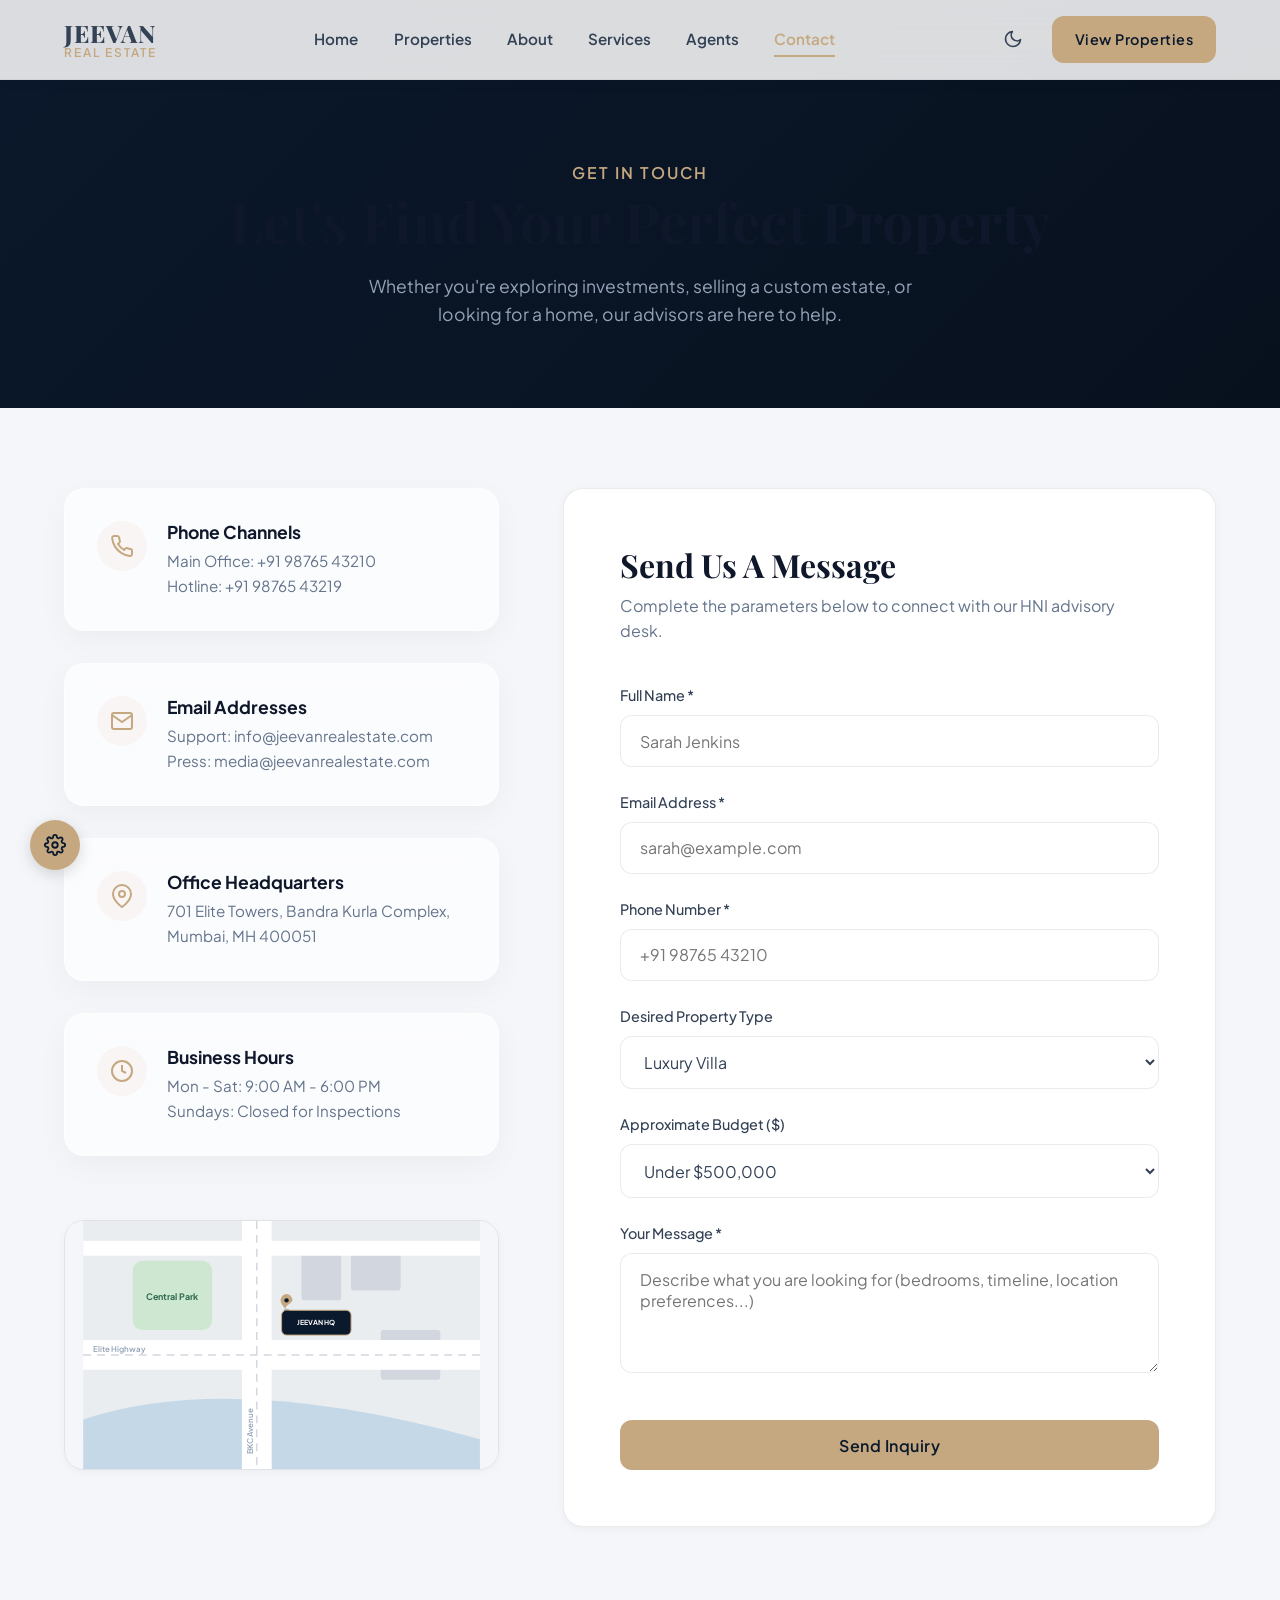
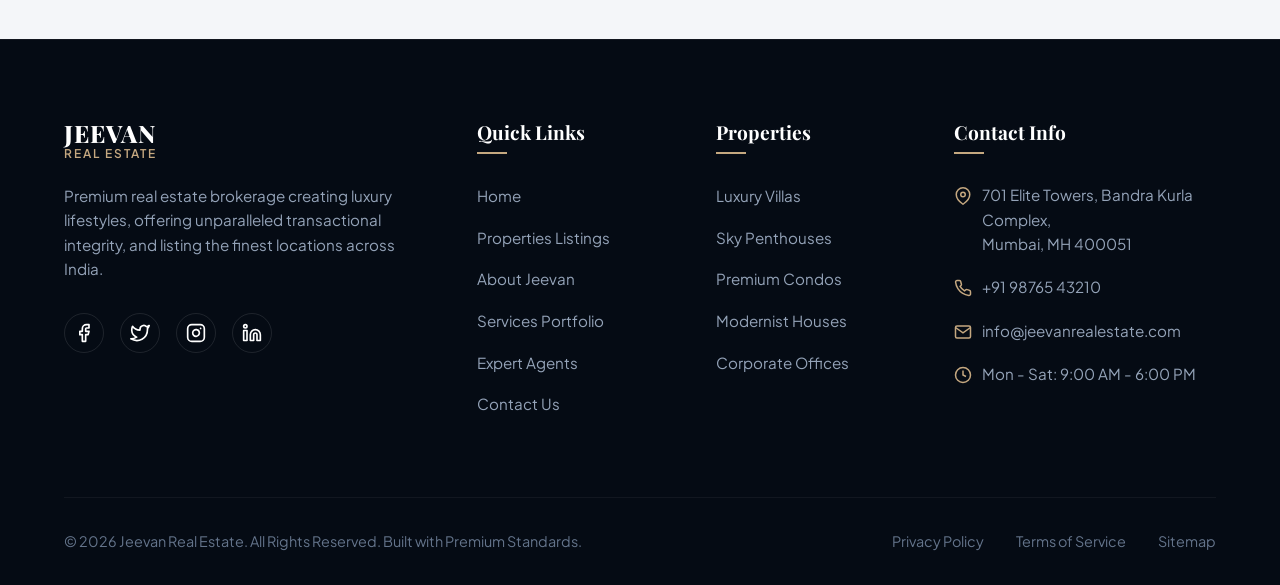
<file: contact.html>
<!DOCTYPE html>
<html lang="en">
<head>
  <meta charset="UTF-8">
  <meta name="viewport" content="width=device-width, initial-scale=1.0">
  <title>Contact Us | Jeevan Real Estate</title>
  <meta name="description" content="Reach out to Jeevan Real Estate for inquiries, property valuations, or private showings. Access business hours, address, and interactive map details.">
  <link rel="stylesheet" href="css/style.css">
</head>
<body>

  <!-- Loading Animation screen -->
  <div id="loader" aria-hidden="true">
    <div class="spinner"></div>
  </div>

  <!-- Global Sticky Navigation Bar -->
  <header>
    <div class="nav-container">
      <a href="index.html" class="logo" aria-label="Jeevan Real Estate Home">
        <span class="logo-main">JEEVAN</span>
        <span class="logo-sub">Real Estate</span>
      </a>

      <nav class="nav-links" id="main-nav">
        <a href="index.html">Home</a>
        <a href="properties.html">Properties</a>
        <a href="about.html">About</a>
        <a href="services.html">Services</a>
        <a href="agents.html">Agents</a>
        <a href="contact.html">Contact</a>
      </nav>

      <div class="nav-actions">
        <!-- Theme Switch Toggle -->
        <button class="theme-toggle-btn" aria-label="Toggle dark/light theme">
          <svg xmlns="http://www.w3.org/2000/svg" width="20" height="20" viewBox="0 0 24 24" fill="none" stroke="currentColor" stroke-width="2" stroke-linecap="round" stroke-linejoin="round"><path d="M21 12.79A9 9 0 1 1 11.21 3 7 7 0 0 0 21 12.79z"></path></svg>
        </button>
        <a href="properties.html" class="btn btn-primary" style="padding: 0.6rem 1.3rem; font-size: 0.9rem;">View Properties</a>
        
        <!-- Mobile hamburger menu button -->
        <button class="hamburger" aria-label="Toggle navigation menu" aria-expanded="false">
          <span></span>
          <span></span>
          <span></span>
        </button>
      </div>
    </div>
  </header>

  <main>
    <!-- Page Header -->
    <section class="page-header">
      <div class="page-header-bg" style="background-image: url('https://images.unsplash.com/photo-1600585154340-be6161a56a0c?auto=format&fit=crop&w=1920&q=80');"></div>
      <div class="hero-overlay" style="opacity: 0.85;"></div>
      <div class="page-header-content">
        <span class="section-subtitle">Get In Touch</span>
        <h1>Let's Find Your Perfect Property</h1>
        <p>Whether you're exploring investments, selling a custom estate, or looking for a home, our advisors are here to help.</p>
      </div>
    </section>

    <!-- Main Contact Section Layout -->
    <section class="section" style="background: var(--light); transition: background-color 0.4s; padding-top: 5rem;">
      <div class="contact-grid">
        
        <!-- Left Column: Contact Cards & Stylized SVG Map -->
        <div class="contact-info-panel reveal-left">
          
          <!-- Card: Phone -->
          <div class="contact-info-card">
            <div class="contact-info-icon">
              <svg xmlns="http://www.w3.org/2000/svg" width="24" height="24" viewBox="0 0 24 24" fill="none" stroke="currentColor" stroke-width="2"><path d="M22 16.92v3a2 2 0 0 1-2.18 2 19.79 19.79 0 0 1-8.63-3.07 19.5 19.5 0 0 1-6-6 19.79 19.79 0 0 1-3.07-8.67A2 2 0 0 1 4.11 2h3a2 2 0 0 1 2 1.72 12.84 12.84 0 0 0 .7 2.81 2 2 0 0 1-.45 2.11L8.09 9.91a16 16 0 0 0 6 6l1.27-1.27a2 2 0 0 1 2.11-.45 12.84 12.84 0 0 0 2.81.7A2 2 0 0 1 22 16.92z"></path></svg>
            </div>
            <div class="contact-info-details">
              <h3>Phone Channels</h3>
              <p>Main Office: +91 98765 43210</p>
              <p>Hotline: +91 98765 43219</p>
            </div>
          </div>

          <!-- Card: Email -->
          <div class="contact-info-card">
            <div class="contact-info-icon">
              <svg xmlns="http://www.w3.org/2000/svg" width="24" height="24" viewBox="0 0 24 24" fill="none" stroke="currentColor" stroke-width="2"><path d="M4 4h16c1.1 0 2 .9 2 2v12c0 1.1-.9 2-2 2H4c-1.1 0-2-.9-2-2V6c0-1.1.9-2 2-2z"></path><polyline points="22,6 12,13 2,6"></polyline></svg>
            </div>
            <div class="contact-info-details">
              <h3>Email Addresses</h3>
              <p>Support: info@jeevanrealestate.com</p>
              <p>Press: media@jeevanrealestate.com</p>
            </div>
          </div>

          <!-- Card: Location -->
          <div class="contact-info-card">
            <div class="contact-info-icon">
              <svg xmlns="http://www.w3.org/2000/svg" width="24" height="24" viewBox="0 0 24 24" fill="none" stroke="currentColor" stroke-width="2"><path d="M21 10c0 7-9 13-9 13s-9-6-9-13a9 9 0 0 1 18 0z"></path><circle cx="12" cy="10" r="3"></circle></svg>
            </div>
            <div class="contact-info-details">
              <h3>Office Headquarters</h3>
              <p>701 Elite Towers, Bandra Kurla Complex,<br>Mumbai, MH 400051</p>
            </div>
          </div>

          <!-- Card: Hours -->
          <div class="contact-info-card">
            <div class="contact-info-icon">
              <svg xmlns="http://www.w3.org/2000/svg" width="24" height="24" viewBox="0 0 24 24" fill="none" stroke="currentColor" stroke-width="2"><circle cx="12" cy="12" r="10"></circle><polyline points="12 6 12 12 16 14"></polyline></svg>
            </div>
            <div class="contact-info-details">
              <h3>Business Hours</h3>
              <p>Mon - Sat: 9:00 AM - 6:00 PM</p>
              <p>Sundays: Closed for Inspections</p>
            </div>
          </div>

          <!-- Zero-API SVG Map Illustration -->
          <div class="map-placeholder">
            <svg class="map-placeholder-svg" viewBox="0 0 400 250" xmlns="http://www.w3.org/2000/svg">
              <!-- Background / Landmass -->
              <rect width="100%" height="100%" fill="#e9edf0"/>
              
              <!-- Water Body (Sea/River) -->
              <path d="M 0,200 Q 150,150 400,220 L 400,250 L 0,250 Z" fill="#adcbe3" opacity="0.6"/>
              
              <!-- Green Park -->
              <rect x="50" y="40" width="80" height="70" rx="10" fill="#c3e5c4" opacity="0.7"/>
              <text x="90" y="80" font-family="'Plus Jakarta Sans', sans-serif" font-size="9" fill="#2d6a4f" text-anchor="middle" font-weight="700">Central Park</text>

              <!-- Secondary blocks/buildings -->
              <rect x="220" y="30" width="40" height="50" rx="3" fill="#d2d7df"/>
              <rect x="270" y="30" width="50" height="40" rx="3" fill="#d2d7df"/>
              <rect x="300" y="110" width="60" height="50" rx="3" fill="#d2d7df"/>

              <!-- Grid Roads layout -->
              <!-- Vertical Road -->
              <rect x="160" y="0" width="30" height="250" fill="#ffffff"/>
              <!-- Horizontal Road 1 -->
              <rect x="0" y="120" width="400" height="30" fill="#ffffff"/>
              <!-- Horizontal Road 2 -->
              <rect x="0" y="20" width="400" height="15" fill="#ffffff"/>

              <!-- Road Markings dashes -->
              <line x1="175" y1="0" x2="175" y2="250" stroke="#d2d7df" stroke-width="1.5" stroke-dasharray="8,6"/>
              <line x1="0" y1="135" x2="400" y2="135" stroke="#d2d7df" stroke-width="1.5" stroke-dasharray="8,6"/>

              <!-- Street Names -->
              <text x="171" y="235" font-family="'Plus Jakarta Sans', sans-serif" font-size="8" fill="#94a3b8" transform="rotate(-90 171 235)" font-weight="600">BKC Avenue</text>
              <text x="10" y="132" font-family="'Plus Jakarta Sans', sans-serif" font-size="8" fill="#94a3b8" font-weight="600">Elite Highway</text>

              <!-- Main HQ Office Box -->
              <rect x="200" y="90" width="70" height="25" rx="5" fill="#0b192c" stroke="#c5a880" stroke-width="1"/>
              <text x="235" y="105" font-family="'Plus Jakarta Sans', sans-serif" font-size="7" fill="#ffffff" text-anchor="middle" font-weight="700">JEEVAN HQ</text>

              <!-- Map Pin at Office Location -->
              <g class="map-marker-pin" transform="translate(205, 80)">
                <!-- Drop shadow -->
                <ellipse cx="0" cy="10" rx="3" ry="1.5" fill="rgba(0,0,0,0.2)"/>
                <!-- Pin needle shape -->
                <path d="M 0,10 C -4,6 -6,3 -6,0 C -6,-3.5 -3,-6.5 0,-6.5 C 3,-6.5 6,-3.5 6,0 C 6,3 -4,6 0,10 Z" fill="#c5a880"/>
                <!-- Pin inner dot -->
                <circle cx="0" cy="0" r="2.2" fill="#0b192c"/>
              </g>
            </svg>
          </div>

        </div>

        <!-- Right Column: Inquiry Contact Form -->
        <div class="contact-form-box reveal-right">
          <h2>Send Us A Message</h2>
          <p>Complete the parameters below to connect with our HNI advisory desk.</p>
          
          <form id="contact-form">
            <div class="form-group">
              <label for="contact-name" class="form-label">Full Name *</label>
              <input type="text" id="contact-name" class="form-control" placeholder="Sarah Jenkins" required>
            </div>
            
            <div class="form-group">
              <label for="contact-email" class="form-label">Email Address *</label>
              <input type="email" id="contact-email" class="form-control" placeholder="sarah@example.com" required>
            </div>

            <div class="form-group">
              <label for="contact-phone" class="form-label">Phone Number *</label>
              <input type="tel" id="contact-phone" class="form-control" placeholder="+91 98765 43210" required>
            </div>

            <div class="form-group">
              <label for="contact-type" class="form-label">Desired Property Type</label>
              <select id="contact-type" class="form-control">
                <option value="villa">Luxury Villa</option>
                <option value="penthouse">Sky Penthouse</option>
                <option value="apartment">Premium Condo / Apartment</option>
                <option value="house">Modernist House</option>
                <option value="office">Commercial Office Space</option>
                <option value="other">Other / Not Sure</option>
              </select>
            </div>

            <div class="form-group">
              <label for="contact-budget" class="form-label">Approximate Budget ($)</label>
              <select id="contact-budget" class="form-control">
                <option value="under-500k">Under $500,000</option>
                <option value="500k-1m">$500,000 - $1,000,000</option>
                <option value="1m-2m">$1,000,000 - $2,000,000</option>
                <option value="over-2m">Over $2,000,000</option>
              </select>
            </div>

            <div class="form-group">
              <label for="contact-message" class="form-label">Your Message *</label>
              <textarea id="contact-message" class="form-control" placeholder="Describe what you are looking for (bedrooms, timeline, location preferences...)" required></textarea>
            </div>

            <button type="submit" class="btn btn-primary" style="width: 100%; font-size: 1rem; margin-top: 1rem;">Send Inquiry</button>
          </form>
        </div>

      </div>
    </section>
  </main>

  <!-- Global Footer -->
  <footer>
    <div class="footer-container">
      <div class="footer-brand">
        <a href="index.html" class="logo" style="color: #ffffff; margin-bottom: 1.5rem;">
          <span class="logo-main">JEEVAN</span>
          <span class="logo-sub">Real Estate</span>
        </a>
        <p class="footer-desc">Premium real estate brokerage creating luxury lifestyles, offering unparalleled transactional integrity, and listing the finest locations across India.</p>
        <div class="social-links">
          <a href="#" class="social-icon" aria-label="Facebook">
            <svg xmlns="http://www.w3.org/2000/svg" width="20" height="20" viewBox="0 0 24 24" fill="none" stroke="currentColor" stroke-width="2" stroke-linecap="round" stroke-linejoin="round"><path d="M18 2h-3a5 5 0 0 0-5 5v3H7v4h3v8h4v-8h3l1-4h-4V7a1 1 0 0 1 1-1h3z"></path></svg>
          </a>
          <a href="#" class="social-icon" aria-label="Twitter">
            <svg xmlns="http://www.w3.org/2000/svg" width="20" height="20" viewBox="0 0 24 24" fill="none" stroke="currentColor" stroke-width="2" stroke-linecap="round" stroke-linejoin="round"><path d="M23 3a10.9 10.9 0 0 1-3.14 1.53 4.48 4.48 0 0 0-7.86 3v1A10.66 10.66 0 0 1 3 4s-4 9 5 13a11.64 11.64 0 0 1-7 2c9 5 20 0 20-11.5a4.5 4.5 0 0 0-.08-.83A7.72 7.72 0 0 0 23 3z"></path></svg>
          </a>
          <a href="#" class="social-icon" aria-label="Instagram">
            <svg xmlns="http://www.w3.org/2000/svg" width="20" height="20" viewBox="0 0 24 24" fill="none" stroke="currentColor" stroke-width="2" stroke-linecap="round" stroke-linejoin="round"><rect x="2" y="2" width="20" height="20" rx="5" ry="5"></rect><path d="M16 11.37A4 4 0 1 1 12.63 8 4 4 0 0 1 16 11.37z"></path><line x1="17.5" y1="6.5" x2="17.51" y2="6.5"></line></svg>
          </a>
          <a href="#" class="social-icon" aria-label="LinkedIn">
            <svg xmlns="http://www.w3.org/2000/svg" width="20" height="20" viewBox="0 0 24 24" fill="none" stroke="currentColor" stroke-width="2" stroke-linecap="round" stroke-linejoin="round"><path d="M16 8a6 6 0 0 1 6 6v7h-4v-7a2 2 0 0 0-2-2 2 2 0 0 0-2 2v7h-4v-7a6 6 0 0 1 6-6z"></path><rect x="2" y="9" width="4" height="12"></rect><circle cx="4" cy="4" r="2"></circle></svg>
          </a>
        </div>
      </div>
      
      <div class="footer-links-col">
        <h3 class="footer-title">Quick Links</h3>
        <ul class="footer-links">
          <li><a href="index.html">Home</a></li>
          <li><a href="properties.html">Properties Listings</a></li>
          <li><a href="about.html">About Jeevan</a></li>
          <li><a href="services.html">Services Portfolio</a></li>
          <li><a href="agents.html">Expert Agents</a></li>
          <li><a href="contact.html">Contact Us</a></li>
        </ul>
      </div>

      <div class="footer-links-col">
        <h3 class="footer-title">Properties</h3>
        <ul class="footer-links">
          <li><a href="properties.html?type=villa">Luxury Villas</a></li>
          <li><a href="properties.html?type=penthouse">Sky Penthouses</a></li>
          <li><a href="properties.html?type=apartment">Premium Condos</a></li>
          <li><a href="properties.html?type=house">Modernist Houses</a></li>
          <li><a href="properties.html?type=office">Corporate Offices</a></li>
        </ul>
      </div>

      <div class="footer-links-col">
        <h3 class="footer-title">Contact Info</h3>
        <ul class="footer-contact">
          <li>
            <svg xmlns="http://www.w3.org/2000/svg" width="18" height="18" viewBox="0 0 24 24" fill="none" stroke="currentColor" stroke-width="2"><path d="M21 10c0 7-9 13-9 13s-9-6-9-13a9 9 0 0 1 18 0z"></path><circle cx="12" cy="10" r="3"></circle></svg>
            <span>701 Elite Towers, Bandra Kurla Complex,<br>Mumbai, MH 400051</span>
          </li>
          <li>
            <svg xmlns="http://www.w3.org/2000/svg" width="18" height="18" viewBox="0 0 24 24" fill="none" stroke="currentColor" stroke-width="2"><path d="M22 16.92v3a2 2 0 0 1-2.18 2 19.79 19.79 0 0 1-8.63-3.07 19.5 19.5 0 0 1-6-6 19.79 19.79 0 0 1-3.07-8.67A2 2 0 0 1 4.11 2h3a2 2 0 0 1 2 1.72 12.84 12.84 0 0 0 .7 2.81 2 2 0 0 1-.45 2.11L8.09 9.91a16 16 0 0 0 6 6l1.27-1.27a2 2 0 0 1 2.11-.45 12.84 12.84 0 0 0 2.81.7A2 2 0 0 1 22 16.92z"></path></svg>
            <span>+91 98765 43210</span>
          </li>
          <li>
            <svg xmlns="http://www.w3.org/2000/svg" width="18" height="18" viewBox="0 0 24 24" fill="none" stroke="currentColor" stroke-width="2"><path d="M4 4h16c1.1 0 2 .9 2 2v12c0 1.1-.9 2-2 2H4c-1.1 0-2-.9-2-2V6c0-1.1.9-2 2-2z"></path><polyline points="22,6 12,13 2,6"></polyline></svg>
            <span>info@jeevanrealestate.com</span>
          </li>
          <li>
            <svg xmlns="http://www.w3.org/2000/svg" width="18" height="18" viewBox="0 0 24 24" fill="none" stroke="currentColor" stroke-width="2"><circle cx="12" cy="12" r="10"></circle><polyline points="12 6 12 12 16 14"></polyline></svg>
            <span>Mon - Sat: 9:00 AM - 6:00 PM</span>
          </li>
        </ul>
      </div>
    </div>
    
    <div class="footer-bottom">
      <p>&copy; 2026 Jeevan Real Estate. All Rights Reserved. Built with Premium Standards.</p>
      <div class="footer-bottom-links">
        <a href="#">Privacy Policy</a>
        <a href="#">Terms of Service</a>
        <a href="#">Sitemap</a>
      </div>
    </div>
  </footer>

  <!-- Back to Top Button -->
  <button class="back-to-top" aria-label="Scroll back to top">
    <svg xmlns="http://www.w3.org/2000/svg" width="20" height="20" viewBox="0 0 24 24" fill="none" stroke="currentColor" stroke-width="2.5" stroke-linecap="round" stroke-linejoin="round"><line x1="12" y1="19" x2="12" y2="5"></line><polyline points="5 12 12 5 19 12"></polyline></svg>
  </button>

  <script src="js/script.js"></script>
</body>
</html>
</file>
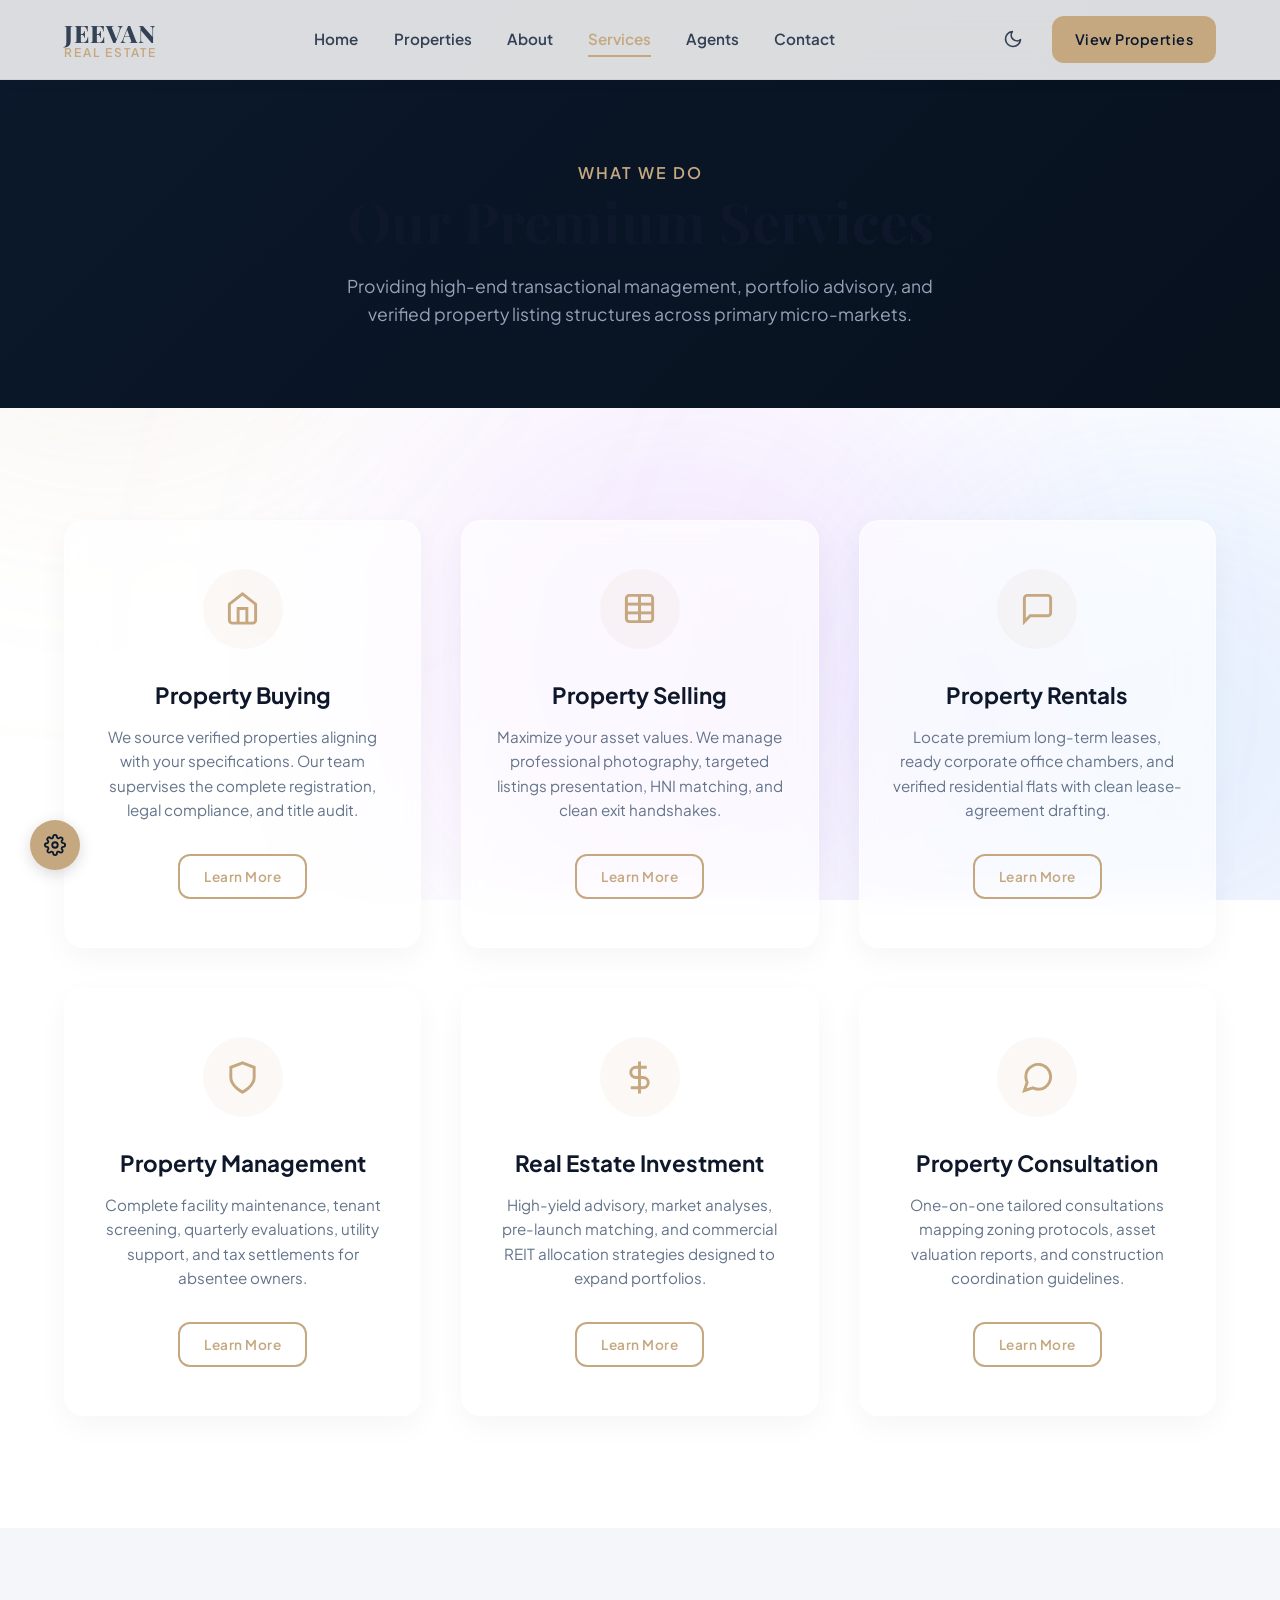
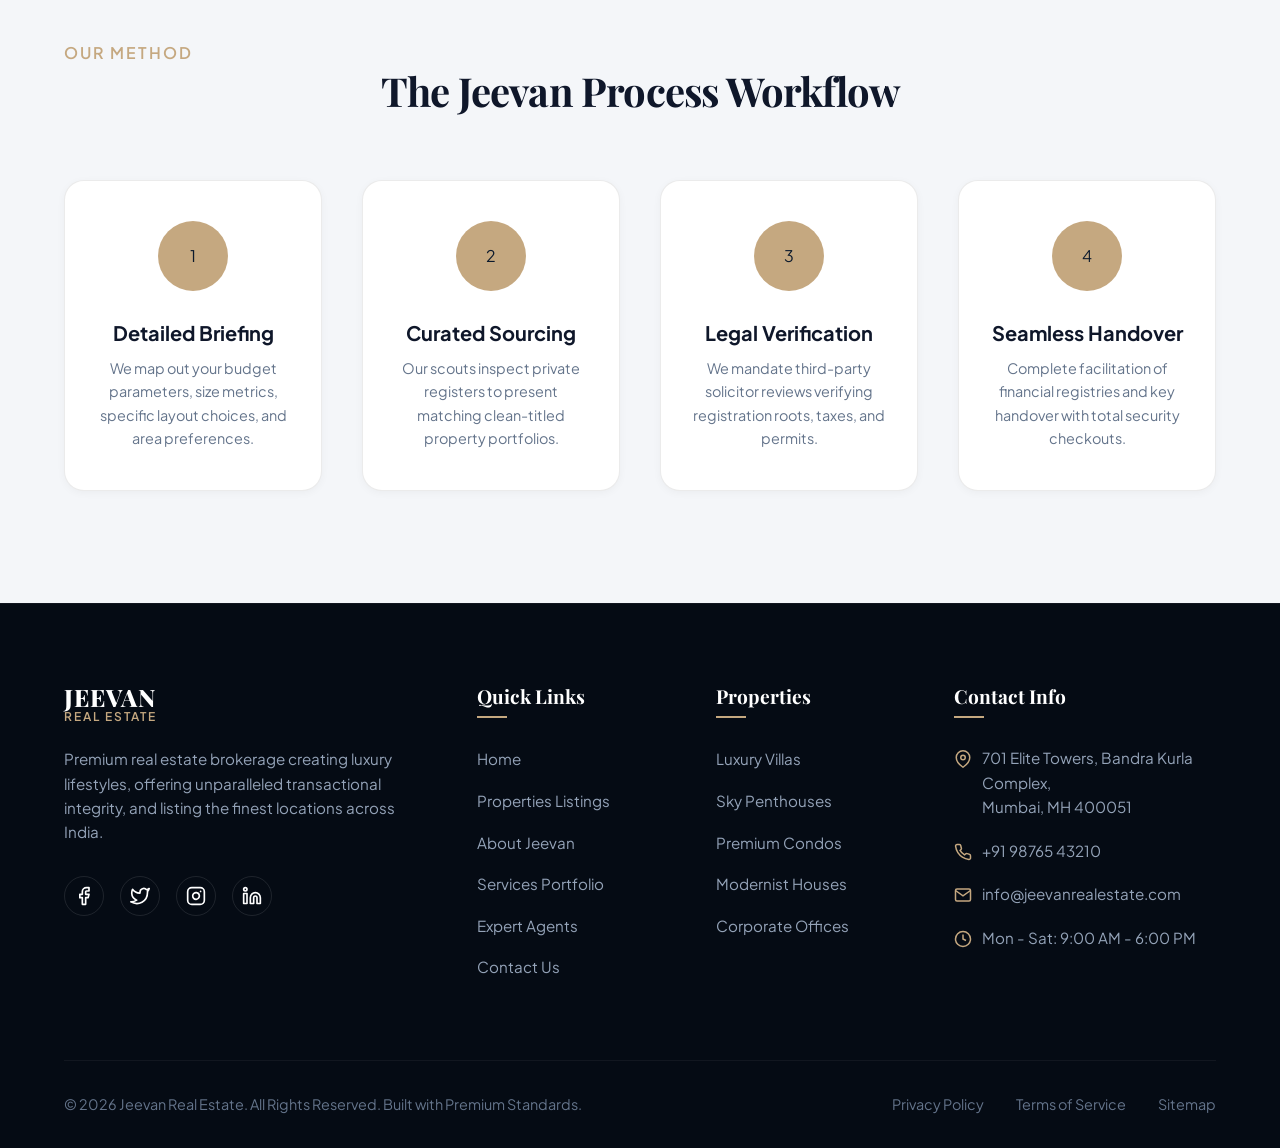
<file: services.html>
<!DOCTYPE html>
<html lang="en">
<head>
  <meta charset="UTF-8">
  <meta name="viewport" content="width=device-width, initial-scale=1.0">
  <title>Our Services | Jeevan Real Estate</title>
  <meta name="description" content="Explore the premium buying, selling, rental, management, investment, and consultation solutions provided by Jeevan Real Estate. Where Your Dream Home Begins.">
  <link rel="stylesheet" href="css/style.css">
</head>
<body>

  <!-- Loading Animation screen -->
  <div id="loader" aria-hidden="true">
    <div class="spinner"></div>
  </div>

  <!-- Global Sticky Navigation Bar -->
  <header>
    <div class="nav-container">
      <a href="index.html" class="logo" aria-label="Jeevan Real Estate Home">
        <span class="logo-main">JEEVAN</span>
        <span class="logo-sub">Real Estate</span>
      </a>

      <nav class="nav-links" id="main-nav">
        <a href="index.html">Home</a>
        <a href="properties.html">Properties</a>
        <a href="about.html">About</a>
        <a href="services.html">Services</a>
        <a href="agents.html">Agents</a>
        <a href="contact.html">Contact</a>
      </nav>

      <div class="nav-actions">
        <!-- Theme Switch Toggle -->
        <button class="theme-toggle-btn" aria-label="Toggle dark/light theme">
          <svg xmlns="http://www.w3.org/2000/svg" width="20" height="20" viewBox="0 0 24 24" fill="none" stroke="currentColor" stroke-width="2" stroke-linecap="round" stroke-linejoin="round"><path d="M21 12.79A9 9 0 1 1 11.21 3 7 7 0 0 0 21 12.79z"></path></svg>
        </button>
        <a href="properties.html" class="btn btn-primary" style="padding: 0.6rem 1.3rem; font-size: 0.9rem;">View Properties</a>
        
        <!-- Mobile hamburger menu button -->
        <button class="hamburger" aria-label="Toggle navigation menu" aria-expanded="false">
          <span></span>
          <span></span>
          <span></span>
        </button>
      </div>
    </div>
  </header>

  <main>
    <!-- Page Header -->
    <section class="page-header">
      <div class="page-header-bg" style="background-image: url('https://images.unsplash.com/photo-1486406146926-c627a92ad1ab?auto=format&fit=crop&w=1920&q=80');"></div>
      <div class="hero-overlay" style="opacity: 0.85;"></div>
      <div class="page-header-content">
        <span class="section-subtitle">What We Do</span>
        <h1>Our Premium Services</h1>
        <p>Providing high-end transactional management, portfolio advisory, and verified property listing structures across primary micro-markets.</p>
      </div>
    </section>

    <!-- Services Grid Section -->
    <section class="section">
      <div class="services-grid">
        
        <!-- Buying Service -->
        <div class="service-card reveal">
          <div class="service-icon-wrap">
            <svg xmlns="http://www.w3.org/2000/svg" width="35" height="35" viewBox="0 0 24 24" fill="none" stroke="currentColor" stroke-width="2"><path d="M3 9l9-7 9 7v11a2 2 0 0 1-2 2H5a2 2 0 0 1-2-2z"/><polyline points="9 22 9 12 15 12 15 22"/></svg>
          </div>
          <h3>Property Buying</h3>
          <p>We source verified properties aligning with your specifications. Our team supervises the complete registration, legal compliance, and title audit.</p>
          <a href="contact.html" class="btn btn-outline" style="padding: 0.6rem 1.5rem; font-size: 0.85rem;">Learn More</a>
        </div>

        <!-- Selling Service -->
        <div class="service-card reveal delay-100">
          <div class="service-icon-wrap">
            <svg xmlns="http://www.w3.org/2000/svg" width="35" height="35" viewBox="0 0 24 24" fill="none" stroke="currentColor" stroke-width="2"><rect x="3" y="3" width="18" height="18" rx="2" ry="2"/><line x1="21" y1="9" x2="3" y2="9"/><line x1="21" y1="15" x2="3" y2="15"/><line x1="12" y1="3" x2="12" y2="21"/></svg>
          </div>
          <h3>Property Selling</h3>
          <p>Maximize your asset values. We manage professional photography, targeted listings presentation, HNI matching, and clean exit handshakes.</p>
          <a href="contact.html" class="btn btn-outline" style="padding: 0.6rem 1.5rem; font-size: 0.85rem;">Learn More</a>
        </div>

        <!-- Rentals Service -->
        <div class="service-card reveal delay-200">
          <div class="service-icon-wrap">
            <svg xmlns="http://www.w3.org/2000/svg" width="35" height="35" viewBox="0 0 24 24" fill="none" stroke="currentColor" stroke-width="2"><path d="M21 15a2 2 0 0 1-2 2H7l-4 4V5a2 2 0 0 1 2-2h14a2 2 0 0 1 2 2z"/></svg>
          </div>
          <h3>Property Rentals</h3>
          <p>Locate premium long-term leases, ready corporate office chambers, and verified residential flats with clean lease-agreement drafting.</p>
          <a href="contact.html" class="btn btn-outline" style="padding: 0.6rem 1.5rem; font-size: 0.85rem;">Learn More</a>
        </div>

        <!-- Property Management -->
        <div class="service-card reveal">
          <div class="service-icon-wrap">
            <svg xmlns="http://www.w3.org/2000/svg" width="35" height="35" viewBox="0 0 24 24" fill="none" stroke="currentColor" stroke-width="2"><path d="M12 22s8-4 8-10V5l-8-3-8 3v7c0 6 8 10 8 10z"/></svg>
          </div>
          <h3>Property Management</h3>
          <p>Complete facility maintenance, tenant screening, quarterly evaluations, utility support, and tax settlements for absentee owners.</p>
          <a href="contact.html" class="btn btn-outline" style="padding: 0.6rem 1.5rem; font-size: 0.85rem;">Learn More</a>
        </div>

        <!-- Real Estate Investment -->
        <div class="service-card reveal delay-100">
          <div class="service-icon-wrap">
            <svg xmlns="http://www.w3.org/2000/svg" width="35" height="35" viewBox="0 0 24 24" fill="none" stroke="currentColor" stroke-width="2"><line x1="12" y1="1" x2="12" y2="23"/><path d="M17 5H9.5a3.5 3.5 0 0 0 0 7h5a3.5 3.5 0 0 1 0 7H6"/></svg>
          </div>
          <h3>Real Estate Investment</h3>
          <p>High-yield advisory, market analyses, pre-launch matching, and commercial REIT allocation strategies designed to expand portfolios.</p>
          <a href="contact.html" class="btn btn-outline" style="padding: 0.6rem 1.5rem; font-size: 0.85rem;">Learn More</a>
        </div>

        <!-- Property Consultation -->
        <div class="service-card reveal delay-200">
          <div class="service-icon-wrap">
            <svg xmlns="http://www.w3.org/2000/svg" width="35" height="35" viewBox="0 0 24 24" fill="none" stroke="currentColor" stroke-width="2"><path d="M21 11.5a8.38 8.38 0 0 1-.9 3.8 8.5 8.5 0 0 1-7.6 4.7 8.38 8.38 0 0 1-3.8-.9L3 21l1.9-5.7a8.38 8.38 0 0 1-.9-3.8 8.5 8.5 0 0 1 4.7-7.6 8.38 8.38 0 0 1 3.8-.9h.5a8.48 8.48 0 0 1 8 8v.5z"/></svg>
          </div>
          <h3>Property Consultation</h3>
          <p>One-on-one tailored consultations mapping zoning protocols, asset valuation reports, and construction coordination guidelines.</p>
          <a href="contact.html" class="btn btn-outline" style="padding: 0.6rem 1.5rem; font-size: 0.85rem;">Learn More</a>
        </div>

      </div>
    </section>

    <!-- Operational Workflow Segment -->
    <section class="section" style="background: var(--light); transition: background-color 0.4s;">
      <div class="why-container">
        <span class="section-subtitle">Our Method</span>
        <h2 class="section-title">The Jeevan Process Workflow</h2>
        
        <div class="why-grid" style="margin-top: 4rem;">
          <div class="why-card reveal">
            <div class="why-icon" style="background: var(--primary); color: #0b192c;">1</div>
            <h3>Detailed Briefing</h3>
            <p>We map out your budget parameters, size metrics, specific layout choices, and area preferences.</p>
          </div>
          
          <div class="why-card reveal delay-100">
            <div class="why-icon" style="background: var(--primary); color: #0b192c;">2</div>
            <h3>Curated Sourcing</h3>
            <p>Our scouts inspect private registers to present matching clean-titled property portfolios.</p>
          </div>
          
          <div class="why-card reveal delay-200">
            <div class="why-icon" style="background: var(--primary); color: #0b192c;">3</div>
            <h3>Legal Verification</h3>
            <p>We mandate third-party solicitor reviews verifying registration roots, taxes, and permits.</p>
          </div>
          
          <div class="why-card reveal delay-300">
            <div class="why-icon" style="background: var(--primary); color: #0b192c;">4</div>
            <h3>Seamless Handover</h3>
            <p>Complete facilitation of financial registries and key handover with total security checkouts.</p>
          </div>
        </div>
      </div>
    </section>
  </main>

  <!-- Global Footer -->
  <footer>
    <div class="footer-container">
      <div class="footer-brand">
        <a href="index.html" class="logo" style="color: #ffffff; margin-bottom: 1.5rem;">
          <span class="logo-main">JEEVAN</span>
          <span class="logo-sub">Real Estate</span>
        </a>
        <p class="footer-desc">Premium real estate brokerage creating luxury lifestyles, offering unparalleled transactional integrity, and listing the finest locations across India.</p>
        <div class="social-links">
          <a href="#" class="social-icon" aria-label="Facebook">
            <svg xmlns="http://www.w3.org/2000/svg" width="20" height="20" viewBox="0 0 24 24" fill="none" stroke="currentColor" stroke-width="2" stroke-linecap="round" stroke-linejoin="round"><path d="M18 2h-3a5 5 0 0 0-5 5v3H7v4h3v8h4v-8h3l1-4h-4V7a1 1 0 0 1 1-1h3z"></path></svg>
          </a>
          <a href="#" class="social-icon" aria-label="Twitter">
            <svg xmlns="http://www.w3.org/2000/svg" width="20" height="20" viewBox="0 0 24 24" fill="none" stroke="currentColor" stroke-width="2" stroke-linecap="round" stroke-linejoin="round"><path d="M23 3a10.9 10.9 0 0 1-3.14 1.53 4.48 4.48 0 0 0-7.86 3v1A10.66 10.66 0 0 1 3 4s-4 9 5 13a11.64 11.64 0 0 1-7 2c9 5 20 0 20-11.5a4.5 4.5 0 0 0-.08-.83A7.72 7.72 0 0 0 23 3z"></path></svg>
          </a>
          <a href="#" class="social-icon" aria-label="Instagram">
            <svg xmlns="http://www.w3.org/2000/svg" width="20" height="20" viewBox="0 0 24 24" fill="none" stroke="currentColor" stroke-width="2" stroke-linecap="round" stroke-linejoin="round"><rect x="2" y="2" width="20" height="20" rx="5" ry="5"></rect><path d="M16 11.37A4 4 0 1 1 12.63 8 4 4 0 0 1 16 11.37z"></path><line x1="17.5" y1="6.5" x2="17.51" y2="6.5"></line></svg>
          </a>
          <a href="#" class="social-icon" aria-label="LinkedIn">
            <svg xmlns="http://www.w3.org/2000/svg" width="20" height="20" viewBox="0 0 24 24" fill="none" stroke="currentColor" stroke-width="2" stroke-linecap="round" stroke-linejoin="round"><path d="M16 8a6 6 0 0 1 6 6v7h-4v-7a2 2 0 0 0-2-2 2 2 0 0 0-2 2v7h-4v-7a6 6 0 0 1 6-6z"></path><rect x="2" y="9" width="4" height="12"></rect><circle cx="4" cy="4" r="2"></circle></svg>
          </a>
        </div>
      </div>
      
      <div class="footer-links-col">
        <h3 class="footer-title">Quick Links</h3>
        <ul class="footer-links">
          <li><a href="index.html">Home</a></li>
          <li><a href="properties.html">Properties Listings</a></li>
          <li><a href="about.html">About Jeevan</a></li>
          <li><a href="services.html">Services Portfolio</a></li>
          <li><a href="agents.html">Expert Agents</a></li>
          <li><a href="contact.html">Contact Us</a></li>
        </ul>
      </div>

      <div class="footer-links-col">
        <h3 class="footer-title">Properties</h3>
        <ul class="footer-links">
          <li><a href="properties.html?type=villa">Luxury Villas</a></li>
          <li><a href="properties.html?type=penthouse">Sky Penthouses</a></li>
          <li><a href="properties.html?type=apartment">Premium Condos</a></li>
          <li><a href="properties.html?type=house">Modernist Houses</a></li>
          <li><a href="properties.html?type=office">Corporate Offices</a></li>
        </ul>
      </div>

      <div class="footer-links-col">
        <h3 class="footer-title">Contact Info</h3>
        <ul class="footer-contact">
          <li>
            <svg xmlns="http://www.w3.org/2000/svg" width="18" height="18" viewBox="0 0 24 24" fill="none" stroke="currentColor" stroke-width="2"><path d="M21 10c0 7-9 13-9 13s-9-6-9-13a9 9 0 0 1 18 0z"></path><circle cx="12" cy="10" r="3"></circle></svg>
            <span>701 Elite Towers, Bandra Kurla Complex,<br>Mumbai, MH 400051</span>
          </li>
          <li>
            <svg xmlns="http://www.w3.org/2000/svg" width="18" height="18" viewBox="0 0 24 24" fill="none" stroke="currentColor" stroke-width="2"><path d="M22 16.92v3a2 2 0 0 1-2.18 2 19.79 19.79 0 0 1-8.63-3.07 19.5 19.5 0 0 1-6-6 19.79 19.79 0 0 1-3.07-8.67A2 2 0 0 1 4.11 2h3a2 2 0 0 1 2 1.72 12.84 12.84 0 0 0 .7 2.81 2 2 0 0 1-.45 2.11L8.09 9.91a16 16 0 0 0 6 6l1.27-1.27a2 2 0 0 1 2.11-.45 12.84 12.84 0 0 0 2.81.7A2 2 0 0 1 22 16.92z"></path></svg>
            <span>+91 98765 43210</span>
          </li>
          <li>
            <svg xmlns="http://www.w3.org/2000/svg" width="18" height="18" viewBox="0 0 24 24" fill="none" stroke="currentColor" stroke-width="2"><path d="M4 4h16c1.1 0 2 .9 2 2v12c0 1.1-.9 2-2 2H4c-1.1 0-2-.9-2-2V6c0-1.1.9-2 2-2z"></path><polyline points="22,6 12,13 2,6"></polyline></svg>
            <span>info@jeevanrealestate.com</span>
          </li>
          <li>
            <svg xmlns="http://www.w3.org/2000/svg" width="18" height="18" viewBox="0 0 24 24" fill="none" stroke="currentColor" stroke-width="2"><circle cx="12" cy="12" r="10"></circle><polyline points="12 6 12 12 16 14"></polyline></svg>
            <span>Mon - Sat: 9:00 AM - 6:00 PM</span>
          </li>
        </ul>
      </div>
    </div>
    
    <div class="footer-bottom">
      <p>&copy; 2026 Jeevan Real Estate. All Rights Reserved. Built with Premium Standards.</p>
      <div class="footer-bottom-links">
        <a href="#">Privacy Policy</a>
        <a href="#">Terms of Service</a>
        <a href="#">Sitemap</a>
      </div>
    </div>
  </footer>

  <!-- Back to Top Button -->
  <button class="back-to-top" aria-label="Scroll back to top">
    <svg xmlns="http://www.w3.org/2000/svg" width="20" height="20" viewBox="0 0 24 24" fill="none" stroke="currentColor" stroke-width="2.5" stroke-linecap="round" stroke-linejoin="round"><line x1="12" y1="19" x2="12" y2="5"></line><polyline points="5 12 12 5 19 12"></polyline></svg>
  </button>

  <script src="js/script.js"></script>
</body>
</html>
</file>
<file: css/style.css>
@import url('https://fonts.googleapis.com/css2?family=Playfair+Display:ital,wght@0,400..900;1,400..900&family=Plus+Jakarta+Sans:ital,wght@0,200..800;1,200..800&family=Inter:wght@300;400;500;600;700&family=Lora:ital,wght@0,400..700;1,400..700&display=swap');

/* =================================*********
   DESIGN TOKENS & RESET
   ========================================= */
:root {
  /* Fonts */
  --font-heading: 'Playfair Display', Georgia, serif;
  --font-body: 'Plus Jakarta Sans', system-ui, -apple-system, sans-serif;

  /* Colors (Light Theme Default) */
  --primary: #c5a880;          /* Warm Gold */
  --primary-hover: #b3956c;
  --primary-rgb: 197, 168, 128;
  --navy: #0b192c;             /* Deep Navy */
  --navy-rgb: 11, 25, 44;
  --dark: #1e2022;             /* Dark Charcoal */
  --light: #f4f6f9;            /* Light Gray */
  --white: #ffffff;
  --bg-color: #ffffff;
  --card-bg: #ffffff;
  --border-color: rgba(0, 0, 0, 0.08);
  --text-color: #334155;       /* Higher contrast slate */
  --heading-color: #0f172a;    /* Crisp primary heading color */
  --text-muted: #64748b;
  --overlay-bg: rgba(11, 25, 44, 0.75);
  
  /* Shadows & Radius */
  --radius-sm: 6px;
  --radius-md: 12px;
  --radius-lg: 20px;
  --radius-xl: 30px;
  --shadow-sm: 0 2px 8px rgba(0, 0, 0, 0.04);
  --shadow-md: 0 12px 30px rgba(11, 25, 44, 0.05);
  --shadow-lg: 0 24px 60px rgba(11, 25, 44, 0.08);
  --shadow-hover: 0 30px 60px rgba(197, 168, 128, 0.18);
  
  /* Layout */
  --container-width: 1280px;
  --header-height: 80px;
  --transition: all 0.4s cubic-bezier(0.25, 1, 0.5, 1);
  --transition-fast: all 0.2s ease;
}

/* Dark Theme Variables */
body.dark-theme {
  --bg-color: #050b14;
  --card-bg: #0b192c;
  --white: #0b192c;
  --light: #0d1e36;
  --border-color: rgba(255, 255, 255, 0.08);
  --text-color: #cbd5e1;       /* Higher contrast light slate */
  --heading-color: #f8fafc;    /* Sharp off-white headings */
  --text-muted: #94a3b8;
  --shadow-sm: 0 2px 8px rgba(0, 0, 0, 0.25);
  --shadow-md: 0 12px 30px rgba(0, 0, 0, 0.35);
  --shadow-lg: 0 24px 60px rgba(0, 0, 0, 0.45);
  --shadow-hover: 0 30px 60px rgba(197, 168, 128, 0.28);
  --overlay-bg: rgba(5, 11, 20, 0.85);
}

* {
  box-sizing: border-box;
  margin: 0;
  padding: 0;
}

html {
  scroll-behavior: smooth;
  scroll-padding-top: var(--header-height);
}

body {
  font-family: var(--font-body);
  background-color: var(--bg-color);
  color: var(--text-color);
  line-height: 1.6;
  overflow-x: hidden;
  transition: background-color 0.4s, color 0.4s;
}

img {
  max-width: 100%;
  height: auto;
  display: block;
}

a {
  text-decoration: none;
  color: inherit;
  transition: var(--transition-fast);
}

button, input, select, textarea {
  font-family: inherit;
  font-size: inherit;
  outline: none;
}

ul {
  list-style: none;
}

/* Custom Scrollbar */
::-webkit-scrollbar {
  width: 10px;
}
::-webkit-scrollbar-track {
  background: var(--light);
}
::-webkit-scrollbar-thumb {
  background: var(--primary);
  border-radius: var(--radius-sm);
  border: 2px solid var(--light);
}
::-webkit-scrollbar-thumb:hover {
  background: var(--primary-hover);
}

/* =================================*********
   TYPOGRAPHY
   ========================================= */
h1, h2, h3, h4, h5, h6 {
  font-family: var(--font-heading);
  font-weight: 700;
  line-height: 1.25;
  color: var(--heading-color, inherit);
}

body.font-default {
  --font-heading: 'Playfair Display', Georgia, serif;
  --font-body: 'Plus Jakarta Sans', system-ui, -apple-system, sans-serif;
}

body.font-sans {
  --font-heading: 'Inter', system-ui, -apple-system, sans-serif;
  --font-body: 'Inter', system-ui, -apple-system, sans-serif;
}

body.font-serif {
  --font-heading: 'Lora', Georgia, serif;
  --font-body: 'Lora', Georgia, serif;
}

.section-title {
  font-size: 2.5rem;
  margin-bottom: 1rem;
  text-align: center;
  position: relative;
  letter-spacing: -0.02em;
}

.section-title span {
  color: var(--primary);
}

.section-subtitle {
  font-size: 1rem;
  text-transform: uppercase;
  letter-spacing: 2px;
  color: var(--primary);
  text-align: center;
  margin-bottom: 0.5rem;
  font-weight: 600;
}

.text-center { text-align: center; }

/* =================================*********
   BUTTONS & FORMS
   ========================================= */
.btn {
  display: inline-flex;
  align-items: center;
  justify-content: center;
  padding: 0.8rem 2rem;
  font-size: 0.95rem;
  font-weight: 600;
  border-radius: var(--radius-md);
  transition: var(--transition);
  cursor: pointer;
  border: 2px solid transparent;
  gap: 0.5rem;
  position: relative;
  overflow: hidden;
  letter-spacing: 0.5px;
}

.btn-primary {
  background-color: var(--primary);
  color: #0b192c;
}

.btn-primary:hover {
  background-color: transparent;
  border-color: var(--primary);
  color: var(--primary);
  transform: translateY(-3px) scale(1.02);
  box-shadow: 0 12px 24px rgba(197, 168, 128, 0.25);
}

.btn-secondary {
  background-color: transparent;
  border-color: rgba(255, 255, 255, 0.4);
  color: #ffffff;
}

.btn-secondary:hover {
  background-color: #ffffff;
  color: #0b192c; /* default navy color directly for high contrast */
  transform: translateY(-3px) scale(1.02);
  box-shadow: 0 12px 24px rgba(255, 255, 255, 0.15);
}

.btn-outline {
  background-color: transparent;
  border-color: var(--primary);
  color: var(--primary);
}

.btn-outline:hover {
  background-color: var(--primary);
  color: #0b192c;
  transform: translateY(-3px) scale(1.02);
  box-shadow: 0 12px 24px rgba(197, 168, 128, 0.25);
}

.btn-icon {
  width: 45px;
  height: 45px;
  border-radius: 50%;
  border: 1px solid var(--border-color);
  background: var(--card-bg);
  display: inline-flex;
  align-items: center;
  justify-content: center;
  cursor: pointer;
  transition: var(--transition-fast);
  color: var(--text-color);
}

.btn-icon:hover {
  border-color: var(--primary);
  color: var(--primary);
  transform: scale(1.05);
}

/* Form Styles */
.form-group {
  margin-bottom: 1.5rem;
}

.form-label {
  display: block;
  margin-bottom: 0.5rem;
  font-weight: 500;
  font-size: 0.9rem;
  color: var(--text-color);
}

.form-control {
  width: 100%;
  padding: 0.9rem 1.2rem;
  border-radius: var(--radius-md);
  border: 1px solid var(--border-color);
  background: var(--card-bg);
  color: var(--text-color);
  transition: var(--transition-fast);
}

.form-control:focus {
  border-color: var(--primary);
  box-shadow: 0 0 0 3px rgba(197, 168, 128, 0.15);
}

textarea.form-control {
  resize: vertical;
  min-height: 120px;
}

/* =================================*********
   PAGE LOADERS & TOASTS
   ========================================= */
#loader {
  position: fixed;
  top: 0;
  left: 0;
  width: 100%;
  height: 100%;
  background-color: var(--navy);
  display: flex;
  justify-content: center;
  align-items: center;
  z-index: 9999;
  transition: opacity 0.5s ease, visibility 0.5s ease;
}

#loader.fade-out {
  opacity: 0;
  visibility: hidden;
}

.spinner {
  width: 60px;
  height: 60px;
  border: 4px solid rgba(197, 168, 128, 0.1);
  border-left-color: var(--primary);
  border-radius: 50%;
  animation: spin 1s linear infinite;
}

@keyframes spin {
  to { transform: rotate(360deg); }
}

/* Toast System */
#toast-container {
  position: fixed;
  bottom: 30px;
  right: 30px;
  z-index: 10000;
  display: flex;
  flex-direction: column;
  gap: 10px;
}

.toast {
  background: var(--card-bg);
  border-left: 4px solid var(--primary);
  box-shadow: 0 10px 30px rgba(0, 0, 0, 0.15);
  border-radius: var(--radius-sm);
  padding: 1rem 1.5rem;
  min-width: 280px;
  max-width: 400px;
  display: flex;
  align-items: center;
  justify-content: space-between;
  transform: translateX(120%);
  transition: transform 0.4s cubic-bezier(0.175, 0.885, 0.32, 1.275);
}

.toast.show {
  transform: translateX(0);
}

.toast-content {
  display: flex;
  align-items: center;
  gap: 10px;
  font-size: 0.9rem;
  font-weight: 500;
}

.toast-close {
  background: transparent;
  border: none;
  cursor: pointer;
  font-size: 1.2rem;
  color: var(--text-muted);
}

/* Theme Toggle */
.theme-toggle-btn {
  background: transparent;
  border: none;
  cursor: pointer;
  color: var(--text-color);
  font-size: 1.3rem;
  width: 40px;
  height: 40px;
  border-radius: 50%;
  display: inline-flex;
  align-items: center;
  justify-content: center;
  transition: var(--transition-fast);
}

.theme-toggle-btn:hover {
  background: rgba(197, 168, 128, 0.15); /* rgba(var(--primary-rgb), 0.15) */
  color: var(--primary);
}

/* Back To Top */
.back-to-top {
  position: fixed;
  bottom: 30px;
  left: 30px;
  background: var(--primary);
  color: #0b192c;
  width: 45px;
  height: 45px;
  border-radius: 50%;
  display: flex;
  align-items: center;
  justify-content: center;
  cursor: pointer;
  opacity: 0;
  visibility: hidden;
  transition: var(--transition);
  z-index: 999;
  box-shadow: var(--shadow-lg);
  border: none;
}

.back-to-top.show {
  opacity: 1;
  visibility: visible;
}

.back-to-top:hover {
  transform: translateY(-5px);
  background: var(--primary-hover);
}

/* =================================*********
   GLOBAL LAYOUT (HEADER, NAV, FOOTER)
   ========================================= */
header {
  position: fixed;
  top: 0;
  left: 0;
  width: 100%;
  height: var(--header-height);
  display: flex;
  align-items: center;
  z-index: 1000;
  transition: var(--transition);
  
  /* Glassmorphism by default - Ensures Navbar is always readable and visible clearly */
  background: rgba(255, 255, 255, 0.85); /* Light theme default */
  backdrop-filter: blur(16px);
  -webkit-backdrop-filter: blur(16px);
  border-bottom: 1px solid rgba(0, 0, 0, 0.05);
  box-shadow: 0 4px 20px rgba(0, 0, 0, 0.02);
}

/* Dark Theme Header default override */
body.dark-theme header {
  background: rgba(11, 25, 44, 0.85);
  border-bottom: 1px solid rgba(255, 255, 255, 0.06);
  box-shadow: 0 4px 20px rgba(0, 0, 0, 0.12);
}

header.scrolled,
header.header-solid {
  height: 70px;
  background: rgba(255, 255, 255, 0.95);
  border-bottom: 1px solid rgba(0, 0, 0, 0.07);
  box-shadow: 0 10px 30px rgba(0, 0, 0, 0.06);
}

body.dark-theme header.scrolled,
body.dark-theme header.header-solid {
  background: rgba(11, 25, 44, 0.95);
  border-bottom: 1px solid rgba(255, 255, 255, 0.08);
  box-shadow: 0 10px 30px rgba(0, 0, 0, 0.22);
}

.nav-container {
  width: 90%;
  max-width: var(--container-width);
  margin: 0 auto;
  display: flex;
  justify-content: space-between;
  align-items: center;
}

.logo {
  display: flex;
  flex-direction: column;
  line-height: 1.1;
  color: var(--text-color);
  transition: transform var(--transition-fast);
}

.logo:hover {
  transform: translateY(-1px);
}

.logo:hover .logo-sub {
  letter-spacing: 2.5px;
}

.logo-main {
  font-family: var(--font-heading);
  font-size: 1.5rem;
  font-weight: 800;
  letter-spacing: 1px;
}

.logo-sub {
  font-size: 0.75rem;
  font-weight: 600;
  letter-spacing: 2px;
  text-transform: uppercase;
  color: var(--primary);
  transition: var(--transition-fast);
}

.nav-links {
  display: flex;
  align-items: center;
  gap: 2.2rem;
}

.nav-links a {
  font-size: 0.95rem;
  font-weight: 600;
  color: var(--text-color);
  position: relative;
  padding: 5px 0;
  transition: color 0.3s ease, transform 0.3s ease;
}

.nav-links a::after {
  content: '';
  position: absolute;
  bottom: 0;
  left: 0;
  width: 0;
  height: 2px;
  background-color: var(--primary);
  transition: var(--transition-fast);
}

.nav-links a.active,
.nav-links a:hover {
  color: var(--primary) !important;
}

.nav-links a:hover {
  transform: translateY(-1px);
}

.nav-links a.active::after,
.nav-links a:hover::after {
  width: 100%;
}

.nav-actions {
  display: flex;
  align-items: center;
  gap: 1.2rem;
}

/* Hamburger menu button */
.hamburger {
  display: none;
  flex-direction: column;
  justify-content: space-between;
  width: 25px;
  height: 18px;
  cursor: pointer;
  background: transparent;
  border: none;
  color: var(--text-color);
}

.hamburger span {
  display: block;
  height: 2px;
  width: 100%;
  background-color: currentColor;
  transition: var(--transition-fast);
}

/* Footer styling */
footer {
  background-color: #050b14;
  color: #e2e8f0;
  padding: 5rem 0 2rem;
  border-top: 1px solid rgba(255, 255, 255, 0.05);
}

.footer-container {
  width: 90%;
  max-width: var(--container-width);
  margin: 0 auto;
  display: grid;
  grid-template-columns: 2fr 1fr 1fr 1.5fr;
  gap: 4rem;
  margin-bottom: 4rem;
}

.footer-brand .logo {
  color: #ffffff;
  margin-bottom: 1.5rem;
}

.footer-desc {
  color: #94a3b8;
  margin-bottom: 2rem;
  font-size: 0.95rem;
}

.social-links {
  display: flex;
  gap: 1rem;
}

.social-icon {
  width: 40px;
  height: 40px;
  border-radius: 50%;
  border: 1px solid rgba(255, 255, 255, 0.1);
  display: flex;
  align-items: center;
  justify-content: center;
  color: #ffffff;
  transition: var(--transition-fast);
}

.social-icon:hover {
  background-color: var(--primary);
  border-color: var(--primary);
  color: #0b192c;
  transform: translateY(-3px);
}

.footer-title {
  color: #ffffff;
  font-size: 1.2rem;
  margin-bottom: 1.8rem;
  position: relative;
  padding-bottom: 10px;
}

.footer-title::after {
  content: '';
  position: absolute;
  bottom: 0;
  left: 0;
  width: 30px;
  height: 2px;
  background-color: var(--primary);
}

.footer-links li {
  margin-bottom: 1rem;
}

.footer-links a {
  color: #94a3b8;
  font-size: 0.95rem;
}

.footer-links a:hover {
  color: var(--primary);
  padding-left: 5px;
}

.footer-contact li {
  display: flex;
  align-items: flex-start;
  gap: 10px;
  margin-bottom: 1.2rem;
  color: #94a3b8;
  font-size: 0.95rem;
}

.footer-contact svg {
  flex-shrink: 0;
  color: var(--primary);
  margin-top: 4px;
}

.footer-bottom {
  width: 90%;
  max-width: var(--container-width);
  margin: 0 auto;
  border-top: 1px solid rgba(255, 255, 255, 0.05);
  padding-top: 2rem;
  display: flex;
  justify-content: space-between;
  align-items: center;
  font-size: 0.9rem;
  color: #64748b;
}

.footer-bottom-links {
  display: flex;
  gap: 2rem;
}

.footer-bottom-links a:hover {
  color: var(--primary);
}

/* =================================*********
   SCROLL REVEAL CLASS & CORE ANIMATIONS
   ========================================= */
.reveal {
  opacity: 0;
  transform: translateY(30px);
  transition: opacity 0.9s cubic-bezier(0.16, 1, 0.3, 1), transform 0.9s cubic-bezier(0.16, 1, 0.3, 1);
}

.reveal.reveal-active {
  opacity: 1;
  transform: translateY(0);
}

.reveal-left {
  opacity: 0;
  transform: translateX(-40px);
  transition: opacity 0.9s cubic-bezier(0.16, 1, 0.3, 1), transform 0.9s cubic-bezier(0.16, 1, 0.3, 1);
}

.reveal-left.reveal-active {
  opacity: 1;
  transform: translateX(0);
}

.reveal-right {
  opacity: 0;
  transform: translateX(40px);
  transition: opacity 0.9s cubic-bezier(0.16, 1, 0.3, 1), transform 0.9s cubic-bezier(0.16, 1, 0.3, 1);
}

.reveal-right.reveal-active {
  opacity: 1;
  transform: translateX(0);
}

.reveal-scale {
  opacity: 0;
  transform: scale(0.95);
  transition: opacity 0.9s cubic-bezier(0.16, 1, 0.3, 1), transform 0.9s cubic-bezier(0.16, 1, 0.3, 1);
}

.reveal-scale.reveal-active {
  opacity: 1;
  transform: scale(1);
}

.delay-100 { transition-delay: 0.1s; }
.delay-200 { transition-delay: 0.2s; }
.delay-300 { transition-delay: 0.3s; }
.delay-400 { transition-delay: 0.4s; }

/* Floating Elements Animation */
@keyframes float {
  0% { transform: translateY(0px); }
  50% { transform: translateY(-10px); }
  100% { transform: translateY(0px); }
}

.float-anim {
  animation: float 4s ease-in-out infinite;
}

/* =================================*********
   HOME PAGE (index.html) SPECIFIC
   ========================================= */
/* Hero Section */
.hero {
  height: 100vh;
  position: relative;
  display: flex;
  align-items: center;
  color: #ffffff;
  overflow: hidden;
}

.hero-bg {
  position: absolute;
  top: 0;
  left: 0;
  width: 100%;
  height: 100%;
  background-size: cover;
  background-position: center;
  transition: transform 10s ease;
  z-index: 1;
}

.hero:hover .hero-bg {
  transform: scale(1.05);
}

.hero-overlay {
  position: absolute;
  top: 0;
  left: 0;
  width: 100%;
  height: 100%;
  background: linear-gradient(135deg, rgba(11, 25, 44, 0.85) 0%, rgba(5, 11, 20, 0.7) 100%);
  z-index: 2;
}

.hero-container {
  width: 90%;
  max-width: var(--container-width);
  margin: 0 auto;
  position: relative;
  z-index: 3;
  display: grid;
  grid-template-columns: 1.2fr 0.8fr;
  align-items: center;
  gap: 4rem;
  margin-top: 40px;
}

.hero-content h1 {
  font-size: 4rem;
  font-weight: 900;
  line-height: 1.15;
  margin-bottom: 1.5rem;
  letter-spacing: -0.03em;
}

.hero-content h1 span {
  color: var(--primary);
  display: block;
}

.hero-content p {
  font-size: 1.15rem;
  color: #94a3b8;
  margin-bottom: 2.5rem;
  max-width: 580px;
}

.hero-btns {
  display: flex;
  gap: 1.5rem;
  margin-bottom: 3.5rem;
}

/* Hero Stats */
.hero-stats {
  display: grid;
  grid-template-columns: repeat(4, 1fr);
  gap: 2rem;
  border-top: 1px solid rgba(255, 255, 255, 0.1);
  padding-top: 2rem;
}

.hero-stat-item {
  display: flex;
  flex-direction: column;
}

.hero-stat-number {
  font-family: var(--font-heading);
  font-size: 2.2rem;
  font-weight: 700;
  color: var(--primary);
  margin-bottom: 0.2rem;
}

.hero-stat-label {
  font-size: 0.85rem;
  text-transform: uppercase;
  letter-spacing: 1px;
  color: #94a3b8;
}

/* Floating Card Container */
.hero-floating-card {
  background: rgba(255, 255, 255, 0.08);
  backdrop-filter: blur(16px);
  -webkit-backdrop-filter: blur(16px);
  border: 1px solid rgba(255, 255, 255, 0.15);
  border-radius: var(--radius-lg);
  padding: 2rem;
  color: #ffffff;
  display: flex;
  flex-direction: column;
  gap: 1.5rem;
  box-shadow: 0 30px 60px rgba(0, 0, 0, 0.3);
}

.floating-card-title {
  font-family: var(--font-heading);
  font-size: 1.5rem;
  border-bottom: 1px solid rgba(255, 255, 255, 0.1);
  padding-bottom: 0.8rem;
}

.floating-property-item {
  display: flex;
  align-items: center;
  gap: 15px;
}

.floating-property-img {
  width: 70px;
  height: 70px;
  border-radius: var(--radius-md);
  object-fit: cover;
}

.floating-property-info h4 {
  font-family: var(--font-body);
  font-size: 0.95rem;
  font-weight: 700;
}

.floating-property-info p {
  font-size: 0.8rem;
  color: var(--primary);
  font-weight: 600;
}

/* Search Box Component */
.search-wrapper {
  margin-top: -60px;
  position: relative;
  z-index: 10;
  width: 90%;
  max-width: var(--container-width);
  margin-left: auto;
  margin-right: auto;
}

.search-box {
  background: var(--card-bg);
  box-shadow: var(--shadow-lg);
  border-radius: var(--radius-xl);
  padding: 2.5rem;
  border: 1px solid var(--border-color);
}

.search-grid {
  display: grid;
  grid-template-columns: repeat(4, 1fr) auto;
  gap: 1.5rem;
  align-items: flex-end;
}

.search-item select, .search-item input {
  width: 100%;
  padding: 0.9rem 1.2rem;
  border-radius: var(--radius-md);
  border: 1px solid var(--border-color);
  background: var(--light);
  color: var(--text-color);
  appearance: none;
  -webkit-appearance: none;
  background-image: url("data:image/svg+xml;charset=UTF-8,%3Csvg xmlns='http://www.w3.org/2000/svg' width='24' height='24' viewBox='0 0 24 24' fill='none' stroke='%23c5a880' stroke-width='2' stroke-linecap='round' stroke-linejoin='round'%3E%3Cpolyline points='6 9 12 15 18 9'%3E%3C/polyline%3E%3C/svg%3E");
  background-repeat: no-repeat;
  background-position: right 1rem center;
  background-size: 1.1rem;
  transition: var(--transition-fast);
}

.search-item select:hover, .search-item input:hover {
  border-color: rgba(197, 168, 128, 0.5);
}

.search-item select:focus, .search-item input:focus {
  border-color: var(--primary);
  box-shadow: 0 0 0 3px rgba(197, 168, 128, 0.15);
  background-color: var(--card-bg);
  outline: none;
}

.search-item label {
  font-size: 0.85rem;
  font-weight: 600;
  text-transform: uppercase;
  letter-spacing: 1px;
  color: var(--text-muted);
  margin-bottom: 0.5rem;
  display: block;
}

/* Global Section Spacing */
.section {
  padding: 7rem 0;
}

/* Property Grid */
.properties-section {
  background-color: var(--light);
  transition: background-color 0.4s;
}

.section-header-wrap {
  display: flex;
  justify-content: space-between;
  align-items: flex-end;
  margin-bottom: 4rem;
  width: 90%;
  max-width: var(--container-width);
  margin-left: auto;
  margin-right: auto;
}

.section-header-wrap .section-title,
.section-header-wrap .section-subtitle {
  text-align: left;
  margin-bottom: 0;
}

.properties-grid {
  width: 90%;
  max-width: var(--container-width);
  margin: 0 auto;
  display: grid;
  grid-template-columns: repeat(3, 1fr);
  gap: 2.5rem;
}

/* Property Card Design */
.property-card {
  background: var(--card-bg);
  border-radius: var(--radius-lg);
  overflow: hidden;
  border: 1px solid var(--border-color);
  box-shadow: var(--shadow-sm);
  transition: var(--transition);
  display: flex;
  flex-direction: column;
}

.property-card:hover {
  transform: translateY(-8px);
  box-shadow: var(--shadow-hover);
  border-color: rgba(197, 168, 128, 0.2);
}

.property-image-wrap {
  position: relative;
  overflow: hidden;
  aspect-ratio: 16/11;
}

.property-image-wrap img {
  width: 100%;
  height: 100%;
  object-fit: cover;
  transition: transform 0.6s cubic-bezier(0.25, 1, 0.5, 1);
}

.property-card:hover .property-image-wrap img {
  transform: scale(1.08);
}

.property-badge {
  position: absolute;
  top: 1.2rem;
  left: 1.2rem;
  background: var(--navy);
  color: #ffffff;
  padding: 0.4rem 1rem;
  font-size: 0.75rem;
  font-weight: 700;
  border-radius: var(--radius-sm);
  text-transform: uppercase;
  letter-spacing: 1px;
}

/* Highlight Gold For Sale */
.property-badge.sale {
  background: var(--primary);
  color: #0b192c;
}

.fav-btn {
  position: absolute;
  top: 1.2rem;
  right: 1.2rem;
  width: 40px;
  height: 40px;
  border-radius: 50%;
  background: rgba(255, 255, 255, 0.9);
  border: none;
  display: flex;
  align-items: center;
  justify-content: center;
  cursor: pointer;
  transition: var(--transition-fast);
  box-shadow: var(--shadow-sm);
}

.fav-btn:hover {
  transform: scale(1.1);
  background: #ffffff;
}

.fav-btn svg {
  fill: none;
  stroke: var(--navy);
  stroke-width: 2px;
  width: 20px;
  height: 20px;
  transition: var(--transition-fast);
}

.fav-btn.active svg {
  fill: #e63946;
  stroke: #e63946;
}

.property-info {
  padding: 1.8rem;
  display: flex;
  flex-direction: column;
  flex-grow: 1;
}

.property-type {
  font-size: 0.8rem;
  color: var(--primary);
  font-weight: 700;
  text-transform: uppercase;
  letter-spacing: 1px;
  margin-bottom: 0.5rem;
}

.property-title {
  font-family: var(--font-heading);
  font-size: 1.4rem;
  margin-bottom: 0.6rem;
  color: var(--text-color);
}

.property-location {
  display: flex;
  align-items: center;
  gap: 6px;
  color: var(--text-muted);
  font-size: 0.9rem;
  margin-bottom: 1.2rem;
}

.property-location svg {
  color: var(--primary);
  flex-shrink: 0;
}

.property-specs {
  display: flex;
  justify-content: space-between;
  border-top: 1px solid var(--border-color);
  border-bottom: 1px solid var(--border-color);
  padding: 1rem 0;
  margin-bottom: 1.5rem;
}

.spec-item {
  display: flex;
  align-items: center;
  gap: 8px;
  font-size: 0.85rem;
  color: var(--text-color);
  font-weight: 500;
}

.spec-item svg {
  color: var(--primary);
}

.property-footer {
  display: flex;
  justify-content: space-between;
  align-items: center;
  margin-top: auto;
}

.property-price {
  font-size: 1.4rem;
  font-family: var(--font-heading);
  font-weight: 800;
  color: var(--text-color);
}

/* Why Choose Section */
.why-container {
  width: 90%;
  max-width: var(--container-width);
  margin: 0 auto;
}

.why-grid {
  display: grid;
  grid-template-columns: repeat(4, 1fr);
  gap: 2.5rem;
  margin-top: 4rem;
}

.why-card {
  background: var(--card-bg);
  border: 1px solid var(--border-color);
  border-radius: var(--radius-lg);
  padding: 2.5rem 2rem;
  text-align: center;
  box-shadow: var(--shadow-sm);
  transition: var(--transition);
}

.why-card:hover {
  transform: translateY(-8px);
  box-shadow: var(--shadow-lg);
  border-color: rgba(197, 168, 128, 0.2);
}

.why-icon {
  width: 70px;
  height: 70px;
  border-radius: 50%;
  background: rgba(197, 168, 128, 0.08);
  display: flex;
  align-items: center;
  justify-content: center;
  margin: 0 auto 1.8rem;
  color: var(--primary);
  transition: var(--transition);
}

.why-card:hover .why-icon {
  background: var(--primary);
  color: #0b192c;
  transform: rotateY(180deg) scale(1.08);
}

.why-card h3 {
  font-family: var(--font-body);
  font-size: 1.25rem;
  font-weight: 700;
  margin-bottom: 0.8rem;
}

.why-card p {
  font-size: 0.9rem;
  color: var(--text-muted);
}

/* Static Stats Section with Counter Animation */
.stats-section {
  position: relative;
  background-size: cover;
  background-position: center;
  background-attachment: fixed;
  color: #ffffff;
  padding: 8rem 0;
  text-align: center;
}

.stats-grid {
  width: 90%;
  max-width: var(--container-width);
  margin: 0 auto;
  display: grid;
  grid-template-columns: repeat(4, 1fr);
  gap: 3rem;
  position: relative;
  z-index: 3;
}

.stat-item {
  display: flex;
  flex-direction: column;
  align-items: center;
}

.stat-count {
  font-family: var(--font-heading);
  font-size: 4rem;
  font-weight: 800;
  color: var(--primary);
  margin-bottom: 0.5rem;
}

.stat-label {
  font-size: 1rem;
  text-transform: uppercase;
  letter-spacing: 2px;
  color: #94a3b8;
  font-weight: 600;
}

/* Testimonials Carousel Section */
.testimonials-section {
  background-color: var(--light);
}

.testimonials-container {
  width: 90%;
  max-width: 800px;
  margin: 0 auto;
  position: relative;
  overflow: hidden;
  padding: 2rem 0;
}

.testimonial-track {
  display: flex;
  transition: transform 0.6s cubic-bezier(0.25, 1, 0.5, 1);
}

.testimonial-slide {
  min-width: 100%;
  box-sizing: border-box;
  padding: 0 1.5rem;
}

.testimonial-card {
  background: var(--card-bg);
  border-radius: var(--radius-lg);
  padding: 3rem;
  box-shadow: var(--shadow-md);
  text-align: center;
  border: 1px solid var(--border-color);
  position: relative;
}

.quote-icon {
  color: rgba(197, 168, 128, 0.15);
  position: absolute;
  top: 1.5rem;
  left: 2rem;
}

.testimonial-img {
  width: 80px;
  height: 80px;
  border-radius: 50%;
  object-fit: cover;
  margin: 0 auto 1.5rem;
  border: 3px solid var(--primary);
}

.testimonial-text {
  font-family: var(--font-heading);
  font-size: 1.35rem;
  font-style: italic;
  line-height: 1.6;
  margin-bottom: 2rem;
  color: var(--text-color);
}

.testimonial-stars {
  display: flex;
  justify-content: center;
  gap: 5px;
  margin-bottom: 1.2rem;
  color: #f1c40f;
}

.testimonial-name {
  font-size: 1.1rem;
  font-weight: 700;
}

.testimonial-role {
  font-size: 0.85rem;
  color: var(--text-muted);
  text-transform: uppercase;
  letter-spacing: 1px;
}

.carousel-control {
  position: absolute;
  top: 50%;
  transform: translateY(-50%);
  z-index: 10;
}

.carousel-control.prev { left: 0; }
.carousel-control.next { right: 0; }

.carousel-dots {
  display: flex;
  justify-content: center;
  gap: 10px;
  margin-top: 2rem;
}

.carousel-dot {
  width: 10px;
  height: 10px;
  border-radius: 50%;
  background: var(--border-color);
  cursor: pointer;
  transition: var(--transition-fast);
  border: none;
}

.carousel-dot.active {
  background: var(--primary);
  transform: scale(1.2);
}

/* Call To Action */
.cta-section {
  background-size: cover;
  background-position: center;
  padding: 8rem 0;
  text-align: center;
  position: relative;
  color: #ffffff;
}

.cta-container {
  position: relative;
  z-index: 3;
  width: 90%;
  max-width: var(--container-width);
  margin: 0 auto;
  display: flex;
  flex-direction: column;
  align-items: center;
  gap: 2rem;
}

.cta-title {
  font-size: 3.5rem;
  max-width: 800px;
}

.cta-desc {
  font-size: 1.2rem;
  color: #94a3b8;
  max-width: 600px;
}

/* =================================*********
   PROPERTIES PAGE (properties.html) SPECIFIC
   ========================================= */
.page-header {
  padding: 10rem 0 5rem;
  background-color: var(--navy);
  color: #ffffff;
  position: relative;
  text-align: center;
}

.page-header-bg {
  position: absolute;
  top: 0;
  left: 0;
  width: 100%;
  height: 100%;
  background-size: cover;
  background-position: center;
  opacity: 0.3;
  z-index: 1;
}

.page-header-content {
  position: relative;
  z-index: 3;
  width: 90%;
  max-width: var(--container-width);
  margin: 0 auto;
}

.page-header h1 {
  font-size: 3.5rem;
  margin-bottom: 1rem;
}

.page-header p {
  color: #94a3b8;
  font-size: 1.1rem;
  max-width: 600px;
  margin: 0 auto;
}

/* Filtering Layout */
.marketplace-container {
  width: 90%;
  max-width: var(--container-width);
  margin: -40px auto 7rem;
  position: relative;
  z-index: 10;
  display: grid;
  grid-template-columns: 280px 1fr;
  gap: 2.5rem;
  align-items: flex-start;
}

.filter-sidebar {
  background: var(--card-bg);
  border-radius: var(--radius-lg);
  padding: 2rem;
  box-shadow: var(--shadow-md);
  border: 1px solid var(--border-color);
  position: sticky;
  top: calc(var(--header-height) + 20px);
}

.filter-sidebar-title {
  font-size: 1.25rem;
  font-family: var(--font-body);
  font-weight: 700;
  margin-bottom: 1.8rem;
  display: flex;
  align-items: center;
  justify-content: space-between;
  border-bottom: 1px solid var(--border-color);
  padding-bottom: 0.8rem;
}

.filter-sidebar-title span {
  font-size: 0.8rem;
  color: var(--primary);
  cursor: pointer;
  font-weight: 600;
}

.filter-group {
  margin-bottom: 1.5rem;
}

.filter-group label {
  font-size: 0.85rem;
  font-weight: 600;
  color: var(--text-muted);
  display: block;
  margin-bottom: 0.5rem;
  text-transform: uppercase;
}

.filter-group select, .filter-group input {
  width: 100%;
  padding: 0.8rem 1rem;
  border-radius: var(--radius-md);
  border: 1px solid var(--border-color);
  background: var(--light);
  color: var(--text-color);
}

/* Custom For Rent / For Sale Radio Cards */
.radio-group {
  display: flex;
  gap: 10px;
}

.radio-card {
  flex: 1;
  text-align: center;
}

.radio-card input {
  display: none;
}

.radio-card label {
  display: block;
  padding: 0.8rem;
  background: var(--light);
  border: 1px solid var(--border-color);
  border-radius: var(--radius-md);
  cursor: pointer;
  font-size: 0.85rem;
  font-weight: 600;
  transition: var(--transition-fast);
  color: var(--text-color);
}

.radio-card input:checked + label {
  background: var(--primary);
  border-color: var(--primary);
  color: #0b192c;
}

.marketplace-content {
  display: flex;
  flex-direction: column;
  gap: 2rem;
}

.marketplace-toolbar {
  background: var(--card-bg);
  border-radius: var(--radius-lg);
  padding: 1.2rem 2rem;
  box-shadow: var(--shadow-sm);
  border: 1px solid var(--border-color);
  display: flex;
  justify-content: space-between;
  align-items: center;
}

.results-count {
  font-weight: 600;
}

.results-count span {
  color: var(--primary);
}

.no-results {
  text-align: center;
  padding: 5rem 2rem;
  background: var(--card-bg);
  border-radius: var(--radius-lg);
  border: 1px solid var(--border-color);
  grid-column: 1 / -1;
  display: none;
}

.no-results svg {
  color: var(--primary);
  margin-bottom: 1.5rem;
}

.no-results h3 {
  font-size: 1.5rem;
  margin-bottom: 0.5rem;
}

.no-results p {
  color: var(--text-muted);
}

/* =================================*********
   PROPERTY DETAILS PAGE (property-details.html)
   ========================================= */
.details-section {
  padding: 10rem 0 6rem;
}

.details-container {
  width: 90%;
  max-width: var(--container-width);
  margin: 0 auto;
}

.details-title-row {
  display: flex;
  justify-content: space-between;
  align-items: flex-start;
  margin-bottom: 2.5rem;
}

.details-title-row h1 {
  font-size: 2.8rem;
  margin-bottom: 0.5rem;
}

.details-title-row .property-location {
  margin-bottom: 0;
  font-size: 1.05rem;
}

.details-price-wrap {
  text-align: right;
}

.details-price-label {
  font-size: 0.85rem;
  text-transform: uppercase;
  letter-spacing: 1px;
  color: var(--text-muted);
}

.details-price {
  font-family: var(--font-heading);
  font-size: 2.8rem;
  font-weight: 800;
  color: var(--primary);
}

/* Premium Gallery component */
.gallery-wrapper {
  margin-bottom: 3.5rem;
}

.main-image-container {
  position: relative;
  aspect-ratio: 16/9;
  border-radius: var(--radius-lg);
  overflow: hidden;
  box-shadow: var(--shadow-md);
  margin-bottom: 1rem;
}

.main-image-container img {
  width: 100%;
  height: 100%;
  object-fit: cover;
}

.gallery-btn {
  position: absolute;
  top: 50%;
  transform: translateY(-50%);
  background: rgba(11, 25, 44, 0.6);
  border: none;
  width: 50px;
  height: 50px;
  border-radius: 50%;
  color: #ffffff;
  display: flex;
  align-items: center;
  justify-content: center;
  cursor: pointer;
  transition: var(--transition-fast);
  backdrop-filter: blur(5px);
}

.gallery-btn:hover {
  background: var(--primary);
  color: #0b192c;
  transform: translateY(-50%) scale(1.1);
}

.gallery-btn.prev { left: 20px; }
.gallery-btn.next { right: 20px; }

.thumbnail-row {
  display: grid;
  grid-template-columns: repeat(4, 1fr);
  gap: 1rem;
}

.thumbnail-item {
  aspect-ratio: 16/10;
  border-radius: var(--radius-md);
  overflow: hidden;
  cursor: pointer;
  border: 2px solid transparent;
  transition: var(--transition-fast);
  opacity: 0.7;
}

.thumbnail-item:hover, .thumbnail-item.active {
  opacity: 1;
  border-color: var(--primary);
}

.thumbnail-item img {
  width: 100%;
  height: 100%;
  object-fit: cover;
}

/* Grid Layout for details */
.details-grid {
  display: grid;
  grid-template-columns: 1.7fr 1fr;
  gap: 3.5rem;
}

.details-content-box {
  background: var(--card-bg);
  border: 1px solid var(--border-color);
  border-radius: var(--radius-lg);
  padding: 3rem;
  box-shadow: var(--shadow-sm);
  margin-bottom: 2.5rem;
}

.details-heading {
  font-family: var(--font-body);
  font-size: 1.5rem;
  font-weight: 700;
  margin-bottom: 1.5rem;
  position: relative;
  padding-bottom: 10px;
  border-bottom: 1px solid var(--border-color);
}

.details-heading::after {
  content: '';
  position: absolute;
  bottom: -1px;
  left: 0;
  width: 50px;
  height: 2px;
  background-color: var(--primary);
}

.details-description p {
  color: var(--text-color);
  font-size: 1.05rem;
  margin-bottom: 1.5rem;
}

/* Overview spec list */
.overview-grid {
  display: grid;
  grid-template-columns: repeat(3, 1fr);
  gap: 2rem;
}

.overview-item {
  display: flex;
  align-items: center;
  gap: 15px;
}

.overview-icon {
  width: 50px;
  height: 50px;
  border-radius: var(--radius-md);
  background: rgba(197, 168, 128, 0.08);
  display: flex;
  align-items: center;
  justify-content: center;
  color: var(--primary);
}

.overview-text span {
  display: block;
  font-size: 0.8rem;
  color: var(--text-muted);
  text-transform: uppercase;
}

.overview-text strong {
  font-size: 1.1rem;
}

/* Features checklist */
.features-grid {
  display: grid;
  grid-template-columns: repeat(2, 1fr);
  gap: 1.2rem;
}

.feature-item {
  display: flex;
  align-items: center;
  gap: 10px;
  font-weight: 500;
}

.feature-item svg {
  color: var(--primary);
}

/* Agent Form Box */
.details-sidebar {
  display: flex;
  flex-direction: column;
  gap: 2.5rem;
  position: sticky;
  top: calc(var(--header-height) + 20px);
}

.agent-profile-box {
  background: var(--card-bg);
  border: 1px solid var(--border-color);
  border-radius: var(--radius-lg);
  padding: 2.5rem;
  box-shadow: var(--shadow-sm);
  text-align: center;
}

.agent-profile-img {
  width: 100px;
  height: 100px;
  border-radius: 50%;
  object-fit: cover;
  margin: 0 auto 1.2rem;
  border: 3px solid var(--primary);
}

.agent-profile-name {
  font-family: var(--font-body);
  font-size: 1.25rem;
  font-weight: 700;
}

.agent-profile-role {
  font-size: 0.85rem;
  color: var(--text-muted);
  text-transform: uppercase;
  letter-spacing: 1px;
  margin-bottom: 1.5rem;
}

.agent-profile-actions {
  display: grid;
  grid-template-columns: 1fr 1fr;
  gap: 10px;
}

/* Tour scheduler form */
.scheduler-box {
  background: var(--navy);
  color: #ffffff;
  border-radius: var(--radius-lg);
  padding: 2.5rem;
  box-shadow: var(--shadow-md);
}

.scheduler-box h3 {
  font-size: 1.5rem;
  margin-bottom: 0.5rem;
}

.scheduler-box p {
  font-size: 0.85rem;
  color: #94a3b8;
  margin-bottom: 1.5rem;
}

.scheduler-box .form-control {
  background: rgba(255, 255, 255, 0.05);
  border-color: rgba(255, 255, 255, 0.1);
  color: #ffffff;
}

.scheduler-box .form-control:focus {
  border-color: var(--primary);
}

/* =================================*********
   ABOUT PAGE (about.html) SPECIFIC
   ========================================= */
.about-grid {
  width: 90%;
  max-width: var(--container-width);
  margin: 0 auto;
  display: grid;
  grid-template-columns: 1fr 1fr;
  gap: 4rem;
  align-items: center;
}

.about-img-wrap {
  position: relative;
}

.about-img-wrap img {
  border-radius: var(--radius-lg);
  box-shadow: var(--shadow-lg);
}

.about-img-badge {
  position: absolute;
  bottom: -30px;
  right: -30px;
  background: var(--primary);
  color: #0b192c;
  padding: 2rem;
  border-radius: var(--radius-lg);
  box-shadow: var(--shadow-lg);
  text-align: center;
  font-family: var(--font-heading);
}

.about-img-badge h3 {
  font-size: 2.5rem;
  font-weight: 800;
  line-height: 1;
}

.about-img-badge p {
  font-family: var(--font-body);
  font-size: 0.8rem;
  text-transform: uppercase;
  letter-spacing: 1px;
  font-weight: 700;
}

.about-content h2 {
  font-size: 2.8rem;
  margin-bottom: 1.5rem;
}

.about-content p {
  color: var(--text-muted);
  margin-bottom: 1.5rem;
}

/* Mission & Vision cards */
.mission-vision-section {
  background-color: var(--light);
}

.mission-vision-grid {
  width: 90%;
  max-width: var(--container-width);
  margin: 0 auto;
  display: grid;
  grid-template-columns: repeat(3, 1fr);
  gap: 2.5rem;
}

/* Timeline Component */
.timeline-section {
  position: relative;
}

.timeline-wrap {
  width: 90%;
  max-width: 900px;
  margin: 5rem auto 0;
  position: relative;
}

.timeline-wrap::after {
  content: '';
  position: absolute;
  width: 2px;
  background: var(--border-color);
  top: 0;
  bottom: 0;
  left: 50%;
  margin-left: -1px;
}

.timeline-item {
  padding: 10px 40px;
  position: relative;
  background-color: inherit;
  width: 50%;
}

.timeline-item::after {
  content: '';
  position: absolute;
  width: 20px;
  height: 20px;
  right: -10px;
  background-color: var(--bg-color);
  border: 4px solid var(--primary);
  top: 15px;
  border-radius: 50%;
  z-index: 1;
}

.timeline-item.left {
  left: 0;
}

.timeline-item.right {
  left: 50%;
}

.timeline-item.right::after {
  left: -10px;
}

.timeline-card {
  padding: 2rem;
  background: var(--card-bg);
  position: relative;
  border-radius: var(--radius-lg);
  border: 1px solid var(--border-color);
  box-shadow: var(--shadow-sm);
}

.timeline-year {
  font-family: var(--font-heading);
  font-size: 1.8rem;
  color: var(--primary);
  font-weight: 800;
  margin-bottom: 0.5rem;
}

.timeline-card h3 {
  font-family: var(--font-body);
  font-size: 1.2rem;
  font-weight: 700;
  margin-bottom: 0.5rem;
}

.timeline-card p {
  font-size: 0.9rem;
  color: var(--text-muted);
}

/* =================================*********
   SERVICES PAGE (services.html) SPECIFIC
   ========================================= */
.services-grid {
  width: 90%;
  max-width: var(--container-width);
  margin: 0 auto;
  display: grid;
  grid-template-columns: repeat(3, 1fr);
  gap: 2.5rem;
}

.service-card {
  background: var(--card-bg);
  border: 1px solid var(--border-color);
  border-radius: var(--radius-lg);
  padding: 3rem 2rem;
  text-align: center;
  transition: var(--transition);
  box-shadow: var(--shadow-sm);
}

.service-card:hover {
  transform: translateY(-10px);
  box-shadow: var(--shadow-lg);
  border-color: rgba(197, 168, 128, 0.3);
}

.service-icon-wrap {
  width: 80px;
  height: 80px;
  border-radius: 50%;
  background: rgba(197, 168, 128, 0.08);
  display: flex;
  align-items: center;
  justify-content: center;
  color: var(--primary);
  margin: 0 auto 2rem;
  transition: var(--transition);
}

.service-card:hover .service-icon-wrap {
  background: var(--primary);
  color: #0b192c;
  transform: scale(1.1);
}

.service-card h3 {
  font-family: var(--font-body);
  font-size: 1.4rem;
  font-weight: 700;
  margin-bottom: 1rem;
}

.service-card p {
  color: var(--text-muted);
  font-size: 0.95rem;
  margin-bottom: 2rem;
}

/* =================================*********
   AGENTS PAGE (agents.html) SPECIFIC
   ========================================= */
.agents-grid {
  width: 90%;
  max-width: var(--container-width);
  margin: 0 auto;
  display: grid;
  grid-template-columns: repeat(3, 1fr);
  gap: 2.5rem;
}

.agent-card {
  background: var(--card-bg);
  border-radius: var(--radius-lg);
  border: 1px solid var(--border-color);
  overflow: hidden;
  box-shadow: var(--shadow-sm);
  transition: var(--transition);
}

.agent-card:hover {
  transform: translateY(-8px);
  box-shadow: var(--shadow-hover);
  border-color: rgba(197, 168, 128, 0.2);
}

.agent-img-wrap {
  position: relative;
  overflow: hidden;
  aspect-ratio: 1/1;
}

.agent-img-wrap img {
  width: 100%;
  height: 100%;
  object-fit: cover;
  transition: var(--transition);
}

.agent-card:hover .agent-img-wrap img {
  transform: scale(1.05);
}

.agent-social-overlay {
  position: absolute;
  bottom: 0;
  left: 0;
  width: 100%;
  background: linear-gradient(to top, rgba(11, 25, 44, 0.9), transparent);
  padding: 1.5rem 0;
  display: flex;
  justify-content: center;
  gap: 15px;
  transform: translateY(100%);
  transition: var(--transition);
}

.agent-card:hover .agent-social-overlay {
  transform: translateY(0);
}

.agent-social-overlay a {
  width: 35px;
  height: 35px;
  border-radius: 50%;
  background: rgba(255, 255, 255, 0.15);
  display: flex;
  align-items: center;
  justify-content: center;
  color: #ffffff;
  backdrop-filter: blur(5px);
}

.agent-social-overlay a:hover {
  background: var(--primary);
  color: #0b192c;
}

.agent-info-box {
  padding: 1.8rem;
  text-align: center;
}

.agent-info-box h3 {
  font-family: var(--font-body);
  font-size: 1.3rem;
  font-weight: 700;
  margin-bottom: 0.3rem;
}

.agent-info-box p {
  color: var(--primary);
  font-weight: 600;
  font-size: 0.85rem;
  text-transform: uppercase;
  letter-spacing: 1px;
  margin-bottom: 1.2rem;
}

.agent-experience {
  font-size: 0.85rem;
  color: var(--text-muted);
  margin-bottom: 1.5rem;
}

/* Agent Popup Modal */
.modal {
  position: fixed;
  top: 0;
  left: 0;
  width: 100%;
  height: 100%;
  background: rgba(5, 11, 20, 0.7);
  backdrop-filter: blur(8px);
  z-index: 1100;
  display: flex;
  justify-content: center;
  align-items: center;
  opacity: 0;
  visibility: hidden;
  transition: var(--transition);
}

.modal.show {
  opacity: 1;
  visibility: visible;
}

.modal-content {
  background: var(--card-bg);
  border: 1px solid var(--border-color);
  width: 90%;
  max-width: 680px;
  border-radius: var(--radius-lg);
  overflow: hidden;
  box-shadow: var(--shadow-lg);
  position: relative;
  transform: translateY(50px);
  transition: var(--transition);
}

.modal.show .modal-content {
  transform: translateY(0);
}

.modal-close {
  position: absolute;
  top: 20px;
  right: 20px;
  background: rgba(0, 0, 0, 0.5);
  border: none;
  color: #ffffff;
  width: 35px;
  height: 35px;
  border-radius: 50%;
  display: flex;
  align-items: center;
  justify-content: center;
  cursor: pointer;
  z-index: 10;
  transition: var(--transition-fast);
}

.modal-close:hover {
  background: var(--primary);
  color: #0b192c;
}

.modal-body {
  padding: 3rem;
  display: grid;
  grid-template-columns: 1fr 1.5fr;
  gap: 2.5rem;
}

.modal-img-wrap img {
  border-radius: var(--radius-md);
  width: 100%;
  height: 250px;
  object-fit: cover;
  border: 2px solid var(--border-color);
}

.modal-info-col h2 {
  font-family: var(--font-body);
  font-size: 1.8rem;
  margin-bottom: 0.2rem;
}

.modal-info-col .agent-role {
  color: var(--primary);
  font-weight: 700;
  text-transform: uppercase;
  font-size: 0.9rem;
  letter-spacing: 1px;
  margin-bottom: 1.5rem;
}

.modal-bio {
  color: var(--text-muted);
  font-size: 0.95rem;
  margin-bottom: 1.5rem;
}

.modal-meta-list {
  display: flex;
  flex-direction: column;
  gap: 10px;
}

.modal-meta-item {
  display: flex;
  align-items: center;
  gap: 10px;
  font-size: 0.9rem;
  font-weight: 500;
}

.modal-meta-item svg {
  color: var(--primary);
}

/* =================================*********
   CONTACT PAGE (contact.html) SPECIFIC
   ========================================= */
.contact-grid {
  width: 90%;
  max-width: var(--container-width);
  margin: 0 auto;
  display: grid;
  grid-template-columns: 1fr 1.5fr;
  gap: 4rem;
}

.contact-info-panel {
  display: flex;
  flex-direction: column;
  gap: 2rem;
}

.contact-info-card {
  background: var(--card-bg);
  border: 1px solid var(--border-color);
  border-radius: var(--radius-lg);
  padding: 2rem;
  display: flex;
  gap: 20px;
  box-shadow: var(--shadow-sm);
}

.contact-info-icon {
  width: 50px;
  height: 50px;
  border-radius: 50%;
  background: rgba(197, 168, 128, 0.08);
  display: flex;
  align-items: center;
  justify-content: center;
  color: var(--primary);
  flex-shrink: 0;
}

.contact-info-details h3 {
  font-family: var(--font-body);
  font-size: 1.1rem;
  font-weight: 700;
  margin-bottom: 0.4rem;
}

.contact-info-details p {
  color: var(--text-muted);
  font-size: 0.95rem;
}

/* Zero-API SVG map placeholder */
.map-placeholder {
  margin-top: 2rem;
  border-radius: var(--radius-lg);
  overflow: hidden;
  height: 250px;
  border: 1px solid var(--border-color);
  box-shadow: var(--shadow-sm);
  position: relative;
}

.map-placeholder-svg {
  width: 100%;
  height: 100%;
  background-color: var(--light);
}

.map-marker-pin {
  animation: float 2.5s ease-in-out infinite;
}

.contact-form-box {
  background: var(--card-bg);
  border: 1px solid var(--border-color);
  border-radius: var(--radius-lg);
  padding: 3.5rem;
  box-shadow: var(--shadow-sm);
}

.contact-form-box h2 {
  font-size: 2rem;
  margin-bottom: 0.5rem;
}

.contact-form-box p {
  color: var(--text-muted);
  margin-bottom: 2.5rem;
}

/* =================================*********
   RESPONSIVE DESIGN (MEDIA QUERIES)
   ========================================= */
@media (max-width: 1200px) {
  .hero-content h1 {
    font-size: 3.2rem;
  }
  .properties-grid, .why-grid, .services-grid, .agents-grid {
    grid-template-columns: repeat(2, 1fr);
    gap: 2rem;
  }
  .marketplace-container {
    grid-template-columns: 240px 1fr;
  }
  .footer-container {
    grid-template-columns: repeat(2, 1fr);
    gap: 3rem;
  }
}

@media (max-width: 992px) {
  :root {
    --header-height: 70px;
  }
  .hero-container {
    grid-template-columns: 1fr;
    gap: 3rem;
    text-align: center;
    margin-top: 60px;
  }
  .hero-content p {
    margin-left: auto;
    margin-right: auto;
  }
  .hero-btns {
    justify-content: center;
  }
  .hero-stats {
    justify-content: center;
  }
  .hero-floating-card {
    display: none; /* Hide floating card on tablet/mobile to keep clean */
  }
  .search-wrapper {
    margin-top: 2rem;
  }
  .search-grid {
    grid-template-columns: repeat(2, 1fr);
  }
  .search-grid .btn {
    grid-column: span 2;
  }
  .marketplace-container {
    grid-template-columns: 1fr;
  }
  .filter-sidebar {
    position: static;
    margin-bottom: 2rem;
  }
  .details-grid {
    grid-template-columns: 1fr;
    gap: 2.5rem;
  }
  .details-sidebar {
    position: static;
  }
  .about-grid, .contact-grid {
    grid-template-columns: 1fr;
    gap: 3rem;
  }
  .about-img-badge {
    right: 20px;
  }
  .timeline-wrap::after {
    left: 31px;
  }
  .timeline-item {
    width: 100%;
    padding-left: 70px;
    padding-right: 25px;
  }
  .timeline-item::after {
    left: 21px;
    right: auto;
  }
  .timeline-item.right {
    left: 50%;
  }
  .timeline-item.right::after {
    left: -10px;
  }
  .timeline-item.left::after, .timeline-item.right::after {
    left: 21px;
  }
}

@media (max-width: 768px) {
  /* Hamburger menu navigation */
  .hamburger {
    display: flex;
  }
  
  .nav-links {
    position: fixed;
    top: var(--header-height);
    left: -100%;
    width: 100%;
    height: calc(100vh - var(--header-height));
    background: var(--navy);
    flex-direction: column;
    align-items: center;
    justify-content: center;
    gap: 2.5rem;
    transition: left 0.5s cubic-bezier(0.77, 0, 0.175, 1);
    z-index: 999;
  }
  
  /* Scrolled overrides for light theme on mobile nav */
  body:not(.dark-theme) .nav-links {
    background: #ffffff;
  }
  
  .nav-links.active {
    left: 0;
  }
  
  /* Hamburger micro-animations */
  .hamburger.active span:nth-child(1) {
    transform: translateY(8px) rotate(45deg);
  }
  .hamburger.active span:nth-child(2) {
    opacity: 0;
  }
  .hamburger.active span:nth-child(3) {
    transform: translateY(-8px) rotate(-45deg);
  }

  .nav-actions .btn {
    display: none; /* Hide "View Properties" button on mobile, keep inside menu or simple icon */
  }

  .section-header-wrap {
    flex-direction: column;
    align-items: center;
    text-align: center;
    gap: 1.5rem;
  }
  
  .section-header-wrap .section-title,
  .section-header-wrap .section-subtitle {
    text-align: center;
  }

  .properties-grid, .why-grid, .services-grid, .agents-grid {
    grid-template-columns: 1fr;
  }

  .hero-content h1 {
    font-size: 2.6rem;
  }
  
  .hero-stats {
    grid-template-columns: repeat(2, 1fr);
    gap: 1.5rem;
  }

  .stats-grid {
    grid-template-columns: repeat(2, 1fr);
    gap: 2rem;
  }

  .footer-container {
    grid-template-columns: 1fr;
    gap: 2.5rem;
  }

  .footer-bottom {
    flex-direction: column;
    gap: 1.5rem;
    text-align: center;
  }

  .modal-body {
    grid-template-columns: 1fr;
    padding: 2rem;
    gap: 1.5rem;
  }

  .modal-img-wrap img {
    height: 200px;
  }

  .details-title-row {
    flex-direction: column;
    gap: 1.5rem;
  }

  .details-price-wrap {
    text-align: left;
  }

  .testimonial-card {
    padding: 2rem 1.5rem;
  }

  .testimonial-text {
    font-size: 1.1rem;
  }
}

@media (max-width: 576px) {
  .search-grid {
    grid-template-columns: 1fr;
  }
  .search-grid .btn {
    grid-column: span 1;
  }
  .stats-grid {
    grid-template-columns: 1fr;
  }
  .hero-stats {
    grid-template-columns: 1fr;
  }
  .hero-content h1 {
    font-size: 2.2rem;
  }
  .hero-btns {
    flex-direction: column;
    gap: 10px;
  }
  .hero-btns .btn {
    width: 100%;
  }
  .thumbnail-row {
    grid-template-columns: repeat(2, 1fr);
  }
  .overview-grid {
    grid-template-columns: 1fr;
    gap: 1rem;
  }
  .features-grid {
    grid-template-columns: 1fr;
  }
}

/* =================================*********
   DYNAMIC AMBIENT BACKGROUNDS & BLOBS
   ========================================= */
.ambient-glow {
  position: fixed;
  top: 0;
  left: 0;
  width: 100vw;
  height: 100vh;
  z-index: -2;
  overflow: hidden;
  pointer-events: none;
  transition: opacity 0.5s ease;
}

body.bg-clean .ambient-glow {
  opacity: 0;
}

body.bg-aurora .ambient-glow {
  opacity: 1;
}

.ambient-glow .blob {
  position: absolute;
  width: 50vw;
  height: 50vw;
  max-width: 600px;
  max-height: 600px;
  border-radius: 50%;
  filter: blur(120px);
  opacity: 0.12;
  mix-blend-mode: multiply;
  pointer-events: none;
  transition: background-color 0.8s ease, opacity 0.8s ease;
}

body.dark-theme .ambient-glow .blob {
  opacity: 0.22;
  mix-blend-mode: screen;
  filter: blur(140px);
}

.ambient-glow .blob-1 {
  background-color: var(--primary);
  top: -15%;
  left: -15%;
  animation: drift-1 30s infinite alternate ease-in-out;
}

.ambient-glow .blob-2 {
  background-color: #3b82f6; /* Accent blue */
  bottom: -15%;
  right: -15%;
  animation: drift-2 35s infinite alternate ease-in-out;
}

.ambient-glow .blob-3 {
  background-color: #a855f7; /* Accent purple */
  top: 40%;
  left: 30%;
  animation: drift-3 25s infinite alternate ease-in-out;
}

@keyframes drift-1 {
  0% { transform: translate3d(0, 0, 0) scale(1); }
  50% { transform: translate3d(100px, 80px, 0) scale(1.15); }
  100% { transform: translate3d(-60px, 120px, 0) scale(0.9); }
}

@keyframes drift-2 {
  0% { transform: translate3d(0, 0, 0) scale(1.1); }
  50% { transform: translate3d(-120px, -100px, 0) scale(0.85); }
  100% { transform: translate3d(80px, -50px, 0) scale(1.15); }
}

@keyframes drift-3 {
  0% { transform: translate3d(0, 0, 0) rotate(0deg) scale(0.9); }
  50% { transform: translate3d(60px, -60px, 0) rotate(180deg) scale(1.1); }
  100% { transform: translate3d(-60px, 40px, 0) rotate(360deg) scale(0.95); }
}

/* =================================*********
   INTERACTIVE SPOTLIGHT BACKGROUND
   ========================================= */
body.bg-spotlight::before {
  content: "";
  position: fixed;
  top: 0;
  left: 0;
  width: 100vw;
  height: 100vh;
  z-index: -1;
  pointer-events: none;
  background: radial-gradient(
    600px circle at var(--mouse-x, 50%) var(--mouse-y, 50%),
    rgba(var(--primary-rgb), 0.08),
    transparent 80%
  );
  transition: opacity 0.4s ease;
}

body.dark-theme.bg-spotlight::before {
  background: radial-gradient(
    700px circle at var(--mouse-x, 50%) var(--mouse-y, 50%),
    rgba(var(--primary-rgb), 0.15),
    transparent 80%
  );
}

/* Base body tweaks for backgrounds */
body {
  position: relative;
  background-attachment: fixed;
}

body.bg-clean {
  background: linear-gradient(135deg, var(--bg-color) 0%, var(--light) 100%);
}

body.bg-aurora {
  background: var(--bg-color);
}

body.bg-spotlight {
  background: var(--bg-color);
}

/* =================================*********
   GLASSMORPHISM ENHANCEMENTS
   ========================================= */
body.glass-enabled .property-card,
body.glass-enabled .agent-card,
body.glass-enabled .service-card,
body.glass-enabled .contact-info-card,
body.glass-enabled .contact-form-wrap,
body.glass-enabled .about-card,
body.glass-enabled .hero-floating-card,
body.glass-enabled .spec-card,
body.glass-enabled .agent-sidebar,
body.glass-enabled .search-filter-container,
body.glass-enabled .testimonial-card {
  background: rgba(255, 255, 255, 0.65) !important;
  backdrop-filter: blur(14px) saturate(120%);
  -webkit-backdrop-filter: blur(14px) saturate(120%);
  border: 1px solid rgba(255, 255, 255, 0.45);
  box-shadow: 0 10px 30px rgba(11, 25, 44, 0.04) !important;
}

body.dark-theme.glass-enabled .property-card,
body.dark-theme.glass-enabled .agent-card,
body.dark-theme.glass-enabled .service-card,
body.dark-theme.glass-enabled .contact-info-card,
body.dark-theme.glass-enabled .contact-form-wrap,
body.dark-theme.glass-enabled .about-card,
body.dark-theme.glass-enabled .hero-floating-card,
body.dark-theme.glass-enabled .spec-card,
body.dark-theme.glass-enabled .agent-sidebar,
body.dark-theme.glass-enabled .search-filter-container,
body.dark-theme.glass-enabled .testimonial-card {
  background: rgba(11, 25, 44, 0.55) !important;
  backdrop-filter: blur(14px) saturate(120%);
  -webkit-backdrop-filter: blur(14px) saturate(120%);
  border: 1px solid rgba(255, 255, 255, 0.07);
  box-shadow: 0 10px 30px rgba(0, 0, 0, 0.25) !important;
}

/* =================================*********
   INTERACTIVE STYLE HUB (DESIGN CUSTOMIZER)
   ========================================= */
.style-hub-toggle {
  position: fixed;
  bottom: 30px;
  left: 30px;
  width: 50px;
  height: 50px;
  border-radius: 50%;
  background: var(--primary);
  color: #0b192c;
  display: flex;
  align-items: center;
  justify-content: center;
  cursor: pointer;
  z-index: 1001;
  box-shadow: 0 4px 15px rgba(0, 0, 0, 0.15);
  border: none;
  transition: transform 0.3s ease, background-color 0.3s ease;
}

.style-hub-toggle svg {
  transition: transform 0.5s ease;
}

.style-hub-toggle:hover {
  transform: scale(1.1);
}

.style-hub-toggle.active svg {
  transform: rotate(90deg);
}

.style-hub-panel {
  position: fixed;
  bottom: 95px;
  left: 30px;
  width: 320px;
  border-radius: var(--radius-lg);
  background: var(--white);
  border: 1px solid var(--border-color);
  box-shadow: var(--shadow-lg);
  padding: 1.5rem;
  z-index: 1001;
  opacity: 0;
  visibility: hidden;
  transform: translateY(20px) scale(0.95);
  transition: opacity 0.3s cubic-bezier(0.25, 1, 0.5, 1),
              visibility 0.3s cubic-bezier(0.25, 1, 0.5, 1),
              transform 0.3s cubic-bezier(0.25, 1, 0.5, 1);
}

.style-hub-panel.open {
  opacity: 1;
  visibility: visible;
  transform: translateY(0) scale(1);
}

body.dark-theme .style-hub-panel {
  background: #0b192c;
  border-color: rgba(255, 255, 255, 0.08);
}

.style-hub-header {
  display: flex;
  justify-content: space-between;
  align-items: center;
  margin-bottom: 1.2rem;
  border-bottom: 1px solid var(--border-color);
  padding-bottom: 0.8rem;
}

.style-hub-title {
  font-size: 1.1rem;
  font-family: var(--font-heading);
  font-weight: 700;
  display: flex;
  align-items: center;
  gap: 0.5rem;
  color: var(--text-color);
}

.style-hub-close {
  background: none;
  border: none;
  color: var(--text-muted);
  cursor: pointer;
  font-size: 1.2rem;
  display: flex;
  align-items: center;
  justify-content: center;
  transition: color 0.2s ease;
}

.style-hub-close:hover {
  color: var(--text-color);
}

.style-hub-section {
  margin-bottom: 1.2rem;
}

.style-hub-label {
  font-size: 0.8rem;
  text-transform: uppercase;
  letter-spacing: 1px;
  font-weight: 600;
  color: var(--text-muted);
  margin-bottom: 0.6rem;
  display: block;
}

/* Palette Row */
.palette-row {
  display: flex;
  gap: 0.5rem;
  flex-wrap: wrap;
}

.color-option {
  width: 32px;
  height: 32px;
  border-radius: 50%;
  border: 3px solid transparent;
  cursor: pointer;
  transition: transform 0.2s ease, border-color 0.2s ease;
}

.color-option:hover {
  transform: scale(1.15);
}

.color-option.active {
  border-color: var(--text-color);
  transform: scale(1.1);
}

/* Option Groups */
.style-group {
  display: grid;
  grid-template-columns: repeat(2, 1fr);
  gap: 0.5rem;
}

.style-btn {
  padding: 0.6rem 0.8rem;
  font-size: 0.85rem;
  font-weight: 500;
  border: 1px solid var(--border-color);
  background: var(--light);
  color: var(--text-color);
  border-radius: var(--radius-sm);
  cursor: pointer;
  transition: all 0.2s ease;
  text-align: center;
}

.style-btn:hover {
  background: var(--border-color);
}

.style-btn.active {
  background: var(--primary);
  color: #0b192c;
  border-color: var(--primary);
}

/* Full Width button */
.style-btn-full {
  grid-column: span 2;
}

.style-hub-footer {
  margin-top: 1rem;
  padding-top: 0.8rem;
  border-top: 1px solid var(--border-color);
  display: flex;
  justify-content: flex-end;
}

.style-reset-btn {
  background: none;
  border: none;
  color: var(--text-muted);
  font-size: 0.8rem;
  font-weight: 600;
  cursor: pointer;
  display: flex;
  align-items: center;
  gap: 0.25rem;
  transition: color 0.2s ease;
}

.style-reset-btn:hover {
  color: var(--primary);
}

@media (max-width: 576px) {
  .style-hub-toggle {
    bottom: 20px;
    left: 20px;
  }
  .style-hub-panel {
    bottom: 85px;
    left: 20px;
    width: calc(100vw - 40px);
  }
}
</file>
